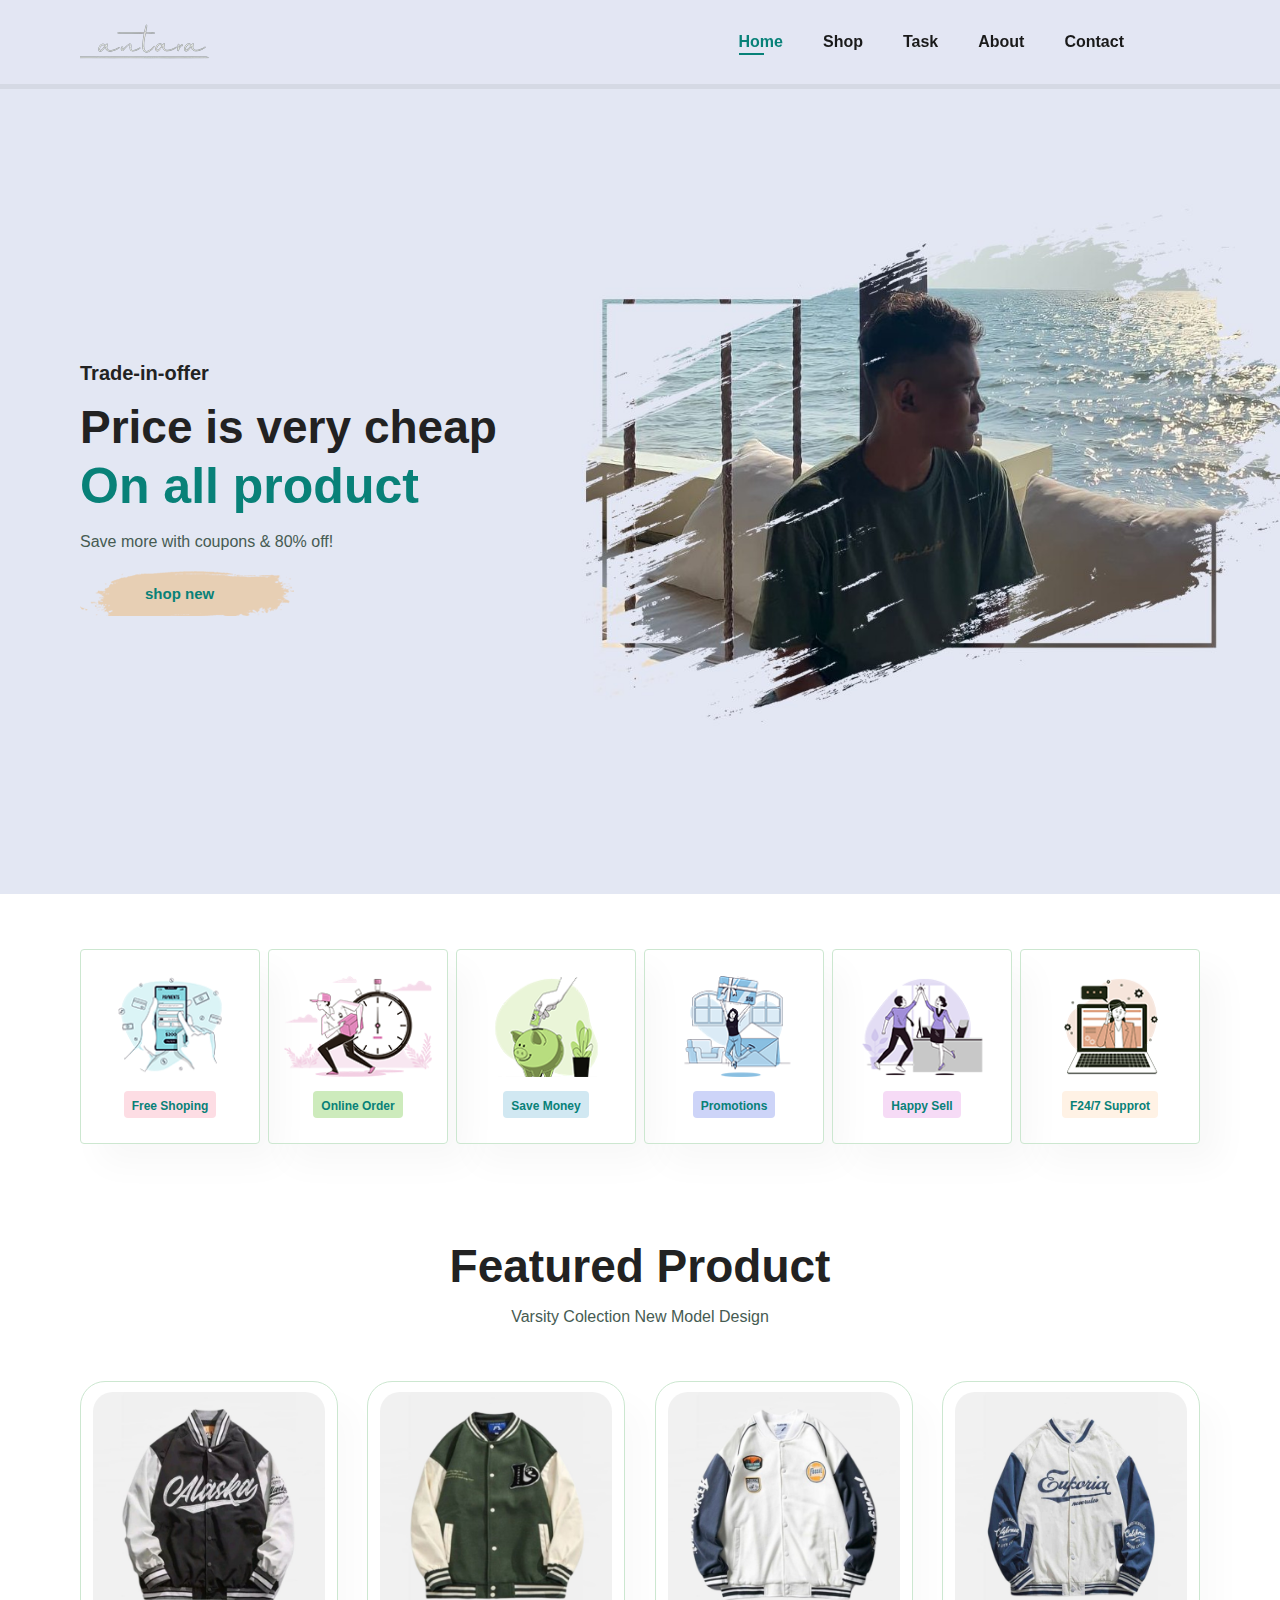
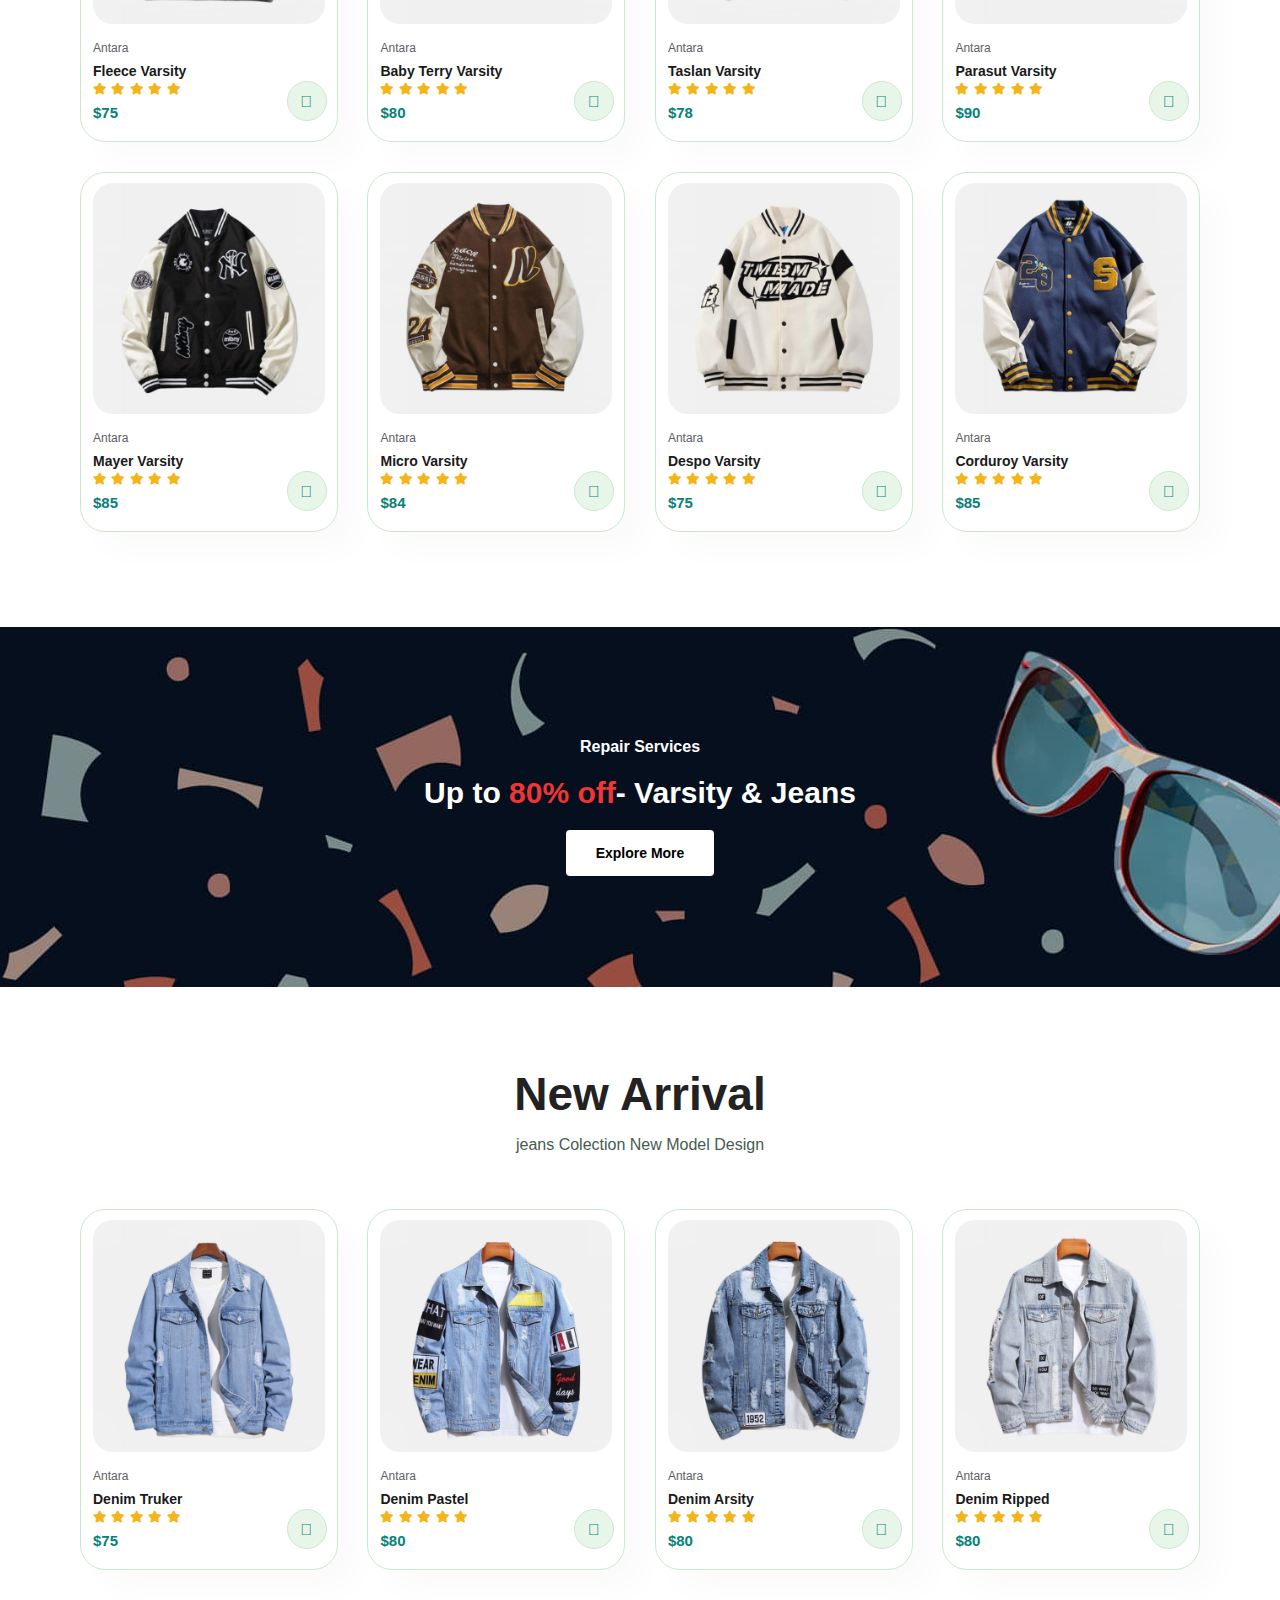
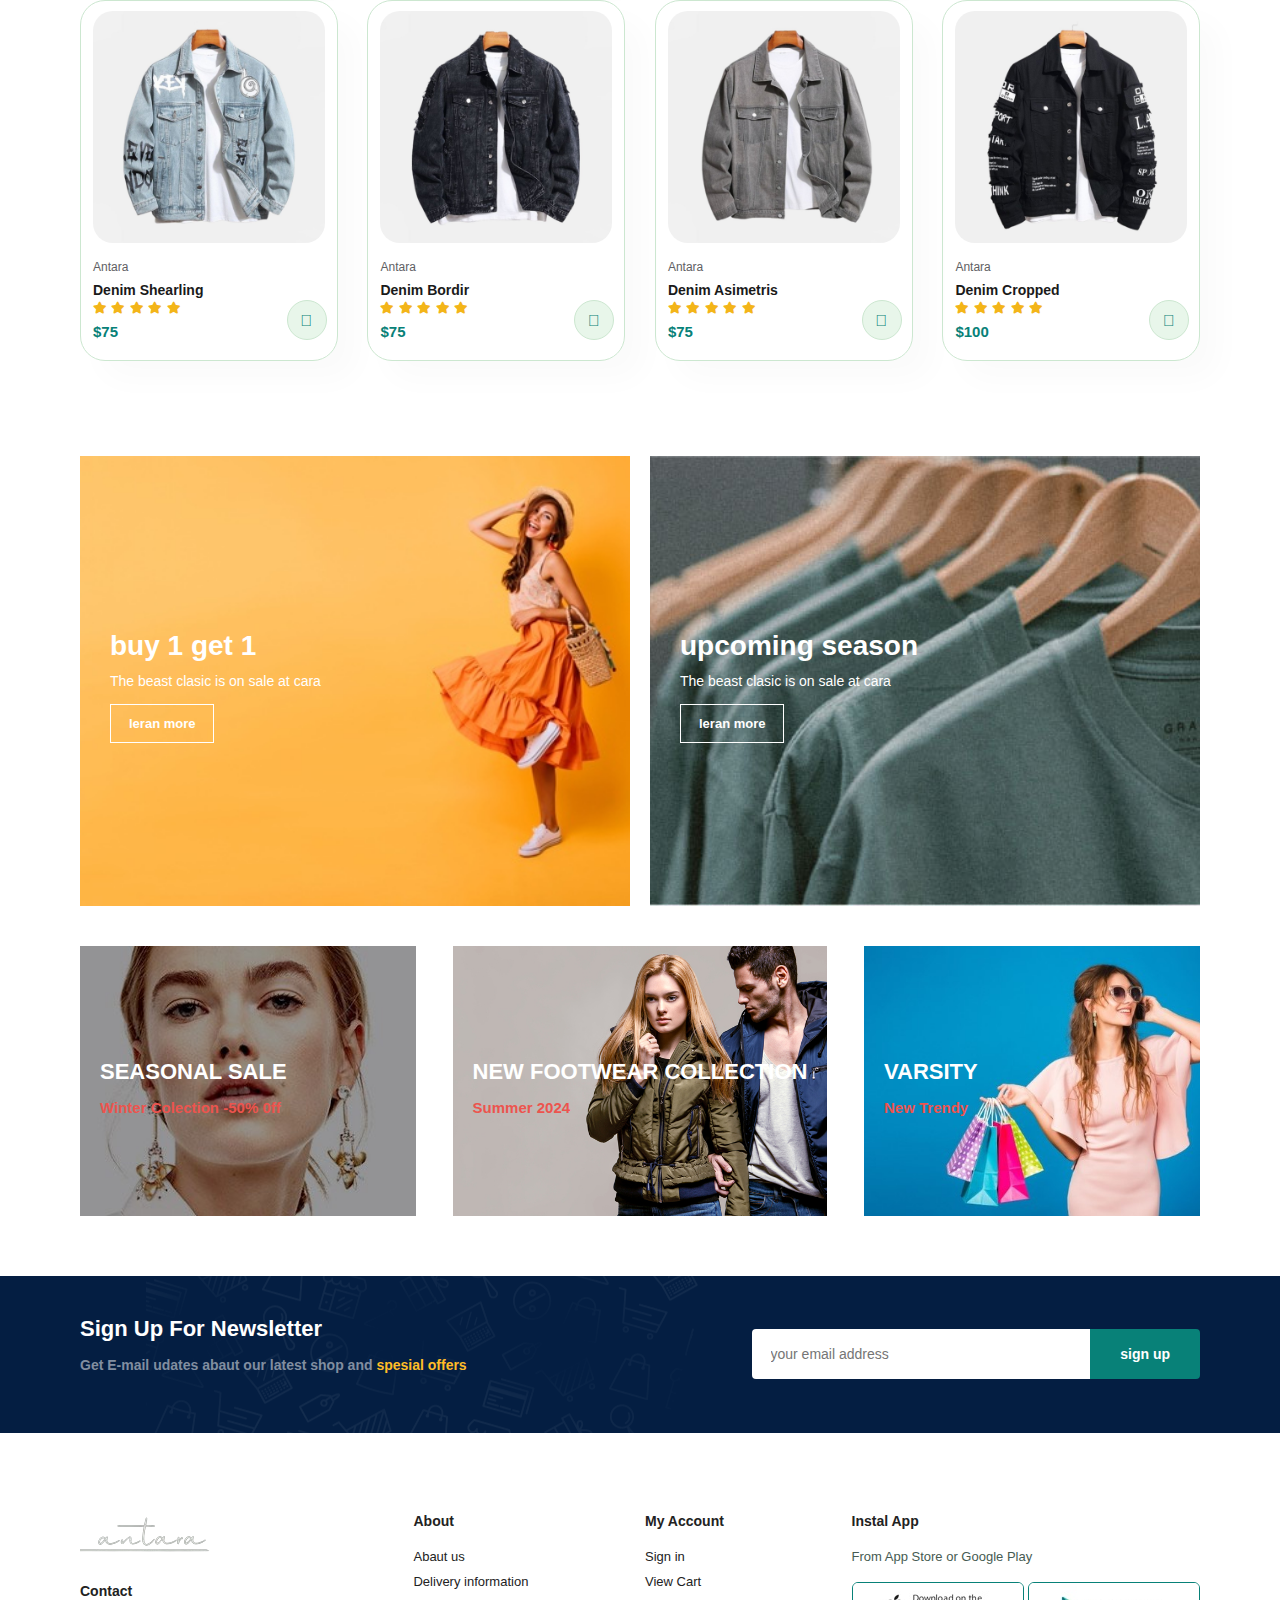
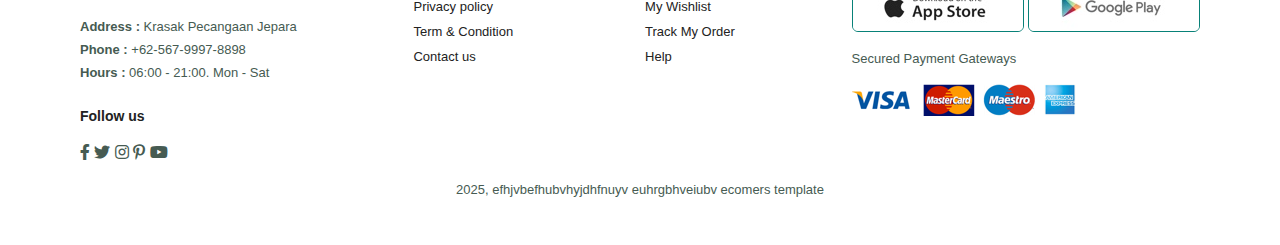
<file: index.html>
<!DOCTYPE html>
<html lang="en">
<head>
    <meta charset="UTF-8">
    <meta name="viewport" content="width=device-width, initial-scale=1.0">
    <title>Document</title>
    <link rel="stylesheet" href="https://pro.fontawesome.com/releases/v5.10.0/css/all.css"/>
    <link rel="stylesheet" href="style.css">
</head>


<body>

    <section id="header">
        <a href="#"><img src="img/logo.png" alt="logo"></a>
        <div>
            <ul id="navbar">
                <li><a class="active" href="index.html">Home</a></li>
                <li><a href="shop.html">Shop</a></li>
                <li><a href="blog.html">Task</a></li>
                <li><a href="about.html">About</a></li>
                <li><a href="contact.html">Contact</a></li>
                <li id="lg-bag"><a href="cart.html"><i class="far fa-shopping-bag"></i></a></li>
                <a href="#" id="close"><i class="far fa-times"></i></a>
            </ul>
        </div>
        <div id="mobile">
            <a href="cart.html"><i class="far fa-shopping-bag"></i></a>
            <i id="bar" class="fas fa-outdent"></i>            
        </div>
    </section>

    <section id="hero">
        <h4>Trade-in-offer</h4>
        <h2>Price is very cheap</h2>
        <h1>On all product</h1>
        <p>Save more with coupons & 80% off!</p>
        <button>shop new</button>
    </section>

    <section id="feature" class="section-p1">
        <div class="fe-box">
            <img src="img/feature/f1.png" alt="">
            <h6>Free Shoping</h6>
        </div>
        <div class="fe-box">
            <img src="img/feature/f2.png" alt="">
            <h6>Online Order</h6>
        </div>
        <div class="fe-box">
            <img src="img/feature/f3.png" alt="">
            <h6>Save Money</h6>
        </div>
        <div class="fe-box">
            <img src="img/feature/f4.png" alt="">
            <h6>Promotions</h6>
        </div>
        <div class="fe-box">
            <img src="img/feature/f5.png" alt="">
            <h6>Happy Sell</h6>
        </div>
        <div class="fe-box">
            <img src="img/feature/f6.png" alt="">
            <h6>F24/7 Supprot</h6>
        </div>
    </section>

    <section id="product1" class="section-p1">
        <h2>Featured Product</h2>
        <p>Varsity Colection New Model Design</p>
        <div class="pro-container">
            <div class="pro">
                <img src="img/products/product1.jpg" alt="">
                <div class="des">
                    <span>Antara</span>
                    <h5>Fleece Varsity</h5>
                    <div class="star">
                        <i class="fas fa-star"></i>
                        <i class="fas fa-star"></i>
                        <i class="fas fa-star"></i>
                        <i class="fas fa-star"></i>
                        <i class="fas fa-star"></i>
                    </div>
                    <h4>$75</h4>
                </div>
                <a href="#"><i class="fal fa-shopping-cart cart"></i></a>
            </div>
            <div class="pro">
                <img src="img/products/product2.jpg" alt="">
                <div class="des">
                    <span>Antara</span>
                    <h5>Baby Terry Varsity</h5>
                    <div class="star">
                        <i class="fas fa-star"></i>
                        <i class="fas fa-star"></i>
                        <i class="fas fa-star"></i>
                        <i class="fas fa-star"></i>
                        <i class="fas fa-star"></i>
                    </div>
                    <h4>$80</h4>
                </div>
                <a href="#"><i class="fal fa-shopping-cart cart"></i></a>
            </div>
            <div class="pro">
                <img src="img/products/product3.jpg" alt="">
                <div class="des">
                    <span>Antara</span>
                    <h5>Taslan Varsity</h5>
                    <div class="star">
                        <i class="fas fa-star"></i>
                        <i class="fas fa-star"></i>
                        <i class="fas fa-star"></i>
                        <i class="fas fa-star"></i>
                        <i class="fas fa-star"></i>
                    </div>
                    <h4>$78</h4>
                </div>
                <a href="#"><i class="fal fa-shopping-cart cart"></i></a>
            </div>
            <div class="pro">
                <img src="img/products/product5.jpg" alt="">
                <div class="des">
                    <span>Antara</span>
                    <h5>Parasut Varsity</h5>
                    <div class="star">
                        <i class="fas fa-star"></i>
                        <i class="fas fa-star"></i>
                        <i class="fas fa-star"></i>
                        <i class="fas fa-star"></i>
                        <i class="fas fa-star"></i>
                    </div>
                    <h4>$90</h4>
                </div>
                <a href="#"><i class="fal fa-shopping-cart cart"></i></a>
            </div>
            <div class="pro">
                <img src="img/products/product6.jpg" alt="">
                <div class="des">
                    <span>Antara</span>
                    <h5>Mayer Varsity</h5>
                    <div class="star">
                        <i class="fas fa-star"></i>
                        <i class="fas fa-star"></i>
                        <i class="fas fa-star"></i>
                        <i class="fas fa-star"></i>
                        <i class="fas fa-star"></i>
                    </div>
                    <h4>$85</h4>
                </div>
                <a href="#"><i class="fal fa-shopping-cart cart"></i></a>
            </div>
            <div class="pro">
                <img src="img/products/product4.jpg" alt="">
                <div class="des">
                    <span>Antara</span>
                    <h5>Micro Varsity</h5>
                    <div class="star">
                        <i class="fas fa-star"></i>
                        <i class="fas fa-star"></i>
                        <i class="fas fa-star"></i>
                        <i class="fas fa-star"></i>
                        <i class="fas fa-star"></i>
                    </div>
                    <h4>$84</h4>
                </div>
                <a href="#"><i class="fal fa-shopping-cart cart"></i></a>
            </div>
            <div class="pro">
                <img src="img/products/product9.jpg" alt="">
                <div class="des">
                    <span>Antara</span>
                    <h5>Despo Varsity</h5>
                    <div class="star">
                        <i class="fas fa-star"></i>
                        <i class="fas fa-star"></i>
                        <i class="fas fa-star"></i>
                        <i class="fas fa-star"></i>
                        <i class="fas fa-star"></i>
                    </div>
                    <h4>$75</h4>
                </div>
                <a href="#"><i class="fal fa-shopping-cart cart"></i></a>
            </div>
            <div class="pro">
                <img src="img/products/product7.jpg" alt="">
                <div class="des">
                    <span>Antara</span>
                    <h5>Corduroy Varsity</h5>
                    <div class="star">
                        <i class="fas fa-star"></i>
                        <i class="fas fa-star"></i>
                        <i class="fas fa-star"></i>
                        <i class="fas fa-star"></i>
                        <i class="fas fa-star"></i>
                    </div>
                    <h4>$85</h4>
                </div>
                <a href="#"><i class="fal fa-shopping-cart cart"></i></a>
            </div>
        </div>
    </section>

    <section id="banner" class="section-m1">
        <h4>Repair Services</h4>
        <h2>Up to <span>80% off</span>- Varsity & Jeans</h2>
        <button class="normal">Explore More</button>
    </section>

    <section id="product1" class="section-p1">
        <h2>New Arrival</h2>
        <p>jeans Colection New Model Design</p>
        <div class="pro-container">
            <div class="pro">
                <img src="img/products/product11.jpg" alt="">
                <div class="des">
                    <span>Antara</span>
                    <h5>Denim Truker</h5>
                    <div class="star">
                        <i class="fas fa-star"></i>
                        <i class="fas fa-star"></i>
                        <i class="fas fa-star"></i>
                        <i class="fas fa-star"></i>
                        <i class="fas fa-star"></i>
                    </div>
                    <h4>$75</h4>
                </div>
                <a href="#"><i class="fal fa-shopping-cart cart"></i></a>
            </div>
            <div class="pro">
                <img src="img/products/product12.jpg" alt="">
                <div class="des">
                    <span>Antara</span>
                    <h5>Denim Pastel</h5>
                    <div class="star">
                        <i class="fas fa-star"></i>
                        <i class="fas fa-star"></i>
                        <i class="fas fa-star"></i>
                        <i class="fas fa-star"></i>
                        <i class="fas fa-star"></i>
                    </div>
                    <h4>$80</h4>
                </div>
                <a href="#"><i class="fal fa-shopping-cart cart"></i></a>
            </div>
            <div class="pro">
                <img src="img/products/product13.jpg" alt="">
                <div class="des">
                    <span>Antara</span>
                    <h5>Denim Arsity</h5>
                    <div class="star">
                        <i class="fas fa-star"></i>
                        <i class="fas fa-star"></i>
                        <i class="fas fa-star"></i>
                        <i class="fas fa-star"></i>
                        <i class="fas fa-star"></i>
                    </div>
                    <h4>$80</h4>
                </div>
                <a href="#"><i class="fal fa-shopping-cart cart"></i></a>
            </div>
            <div class="pro">
                <img src="img/products/product14.jpg" alt="">
                <div class="des">
                    <span>Antara</span>
                    <h5>Denim Ripped</h5>
                    <div class="star">
                        <i class="fas fa-star"></i>
                        <i class="fas fa-star"></i>
                        <i class="fas fa-star"></i>
                        <i class="fas fa-star"></i>
                        <i class="fas fa-star"></i>
                    </div>
                    <h4>$80</h4>
                </div>
                <a href="#"><i class="fal fa-shopping-cart cart"></i></a>
            </div>
            <div class="pro">
                <img src="img/products/product15.jpg" alt="">
                <div class="des">
                    <span>Antara</span>
                    <h5>Denim Shearling</h5>
                    <div class="star">
                        <i class="fas fa-star"></i>
                        <i class="fas fa-star"></i>
                        <i class="fas fa-star"></i>
                        <i class="fas fa-star"></i>
                        <i class="fas fa-star"></i>
                    </div>
                    <h4>$75</h4>
                </div>
                <a href="#"><i class="fal fa-shopping-cart cart"></i></a>
            </div>
            <div class="pro">
                <img src="img/products/product16.jpg" alt="">
                <div class="des">
                    <span>Antara</span>
                    <h5>Denim Bordir</h5>
                    <div class="star">
                        <i class="fas fa-star"></i>
                        <i class="fas fa-star"></i>
                        <i class="fas fa-star"></i>
                        <i class="fas fa-star"></i>
                        <i class="fas fa-star"></i>
                    </div>
                    <h4>$75</h4>
                </div>
                <a href="#"><i class="fal fa-shopping-cart cart"></i></a>
            </div>
            <div class="pro">
                <img src="img/products/product17.jpg" alt="">
                <div class="des">
                    <span>Antara</span>
                    <h5>Denim Asimetris</h5>
                    <div class="star">
                        <i class="fas fa-star"></i>
                        <i class="fas fa-star"></i>
                        <i class="fas fa-star"></i>
                        <i class="fas fa-star"></i>
                        <i class="fas fa-star"></i>
                    </div>
                    <h4>$75</h4>
                </div>
                <a href="#"><i class="fal fa-shopping-cart cart"></i></a>
            </div>
            <div class="pro">
                <img src="img/products/product18.jpg" alt="">
                <div class="des">
                    <span>Antara</span>
                    <h5>Denim Cropped</h5>
                    <div class="star">
                        <i class="fas fa-star"></i>
                        <i class="fas fa-star"></i>
                        <i class="fas fa-star"></i>
                        <i class="fas fa-star"></i>
                        <i class="fas fa-star"></i>
                    </div>
                    <h4>$100</h4>
                </div>
                <a href="#"><i class="fal fa-shopping-cart cart"></i></a>
            </div>
        </div>
    </section>

    <section id="sm-banner" class="section-p1">
        <div class="banner-box">
            <h4></h4>
            <h2>buy 1 get 1</h2>
            <span>The beast clasic is on sale at cara</span>
            <button class="whit">leran more</button>
        </div>
        <div class="banner-box banner-box2">
            <h4></h4>
            <h2>upcoming season</h2>
            <span>The beast clasic is on sale at cara</span>
            <button class="whit">leran more</button>
        </div>
    </section>

    <section id="banner3">
        <div class="banner-box">
            <h2>SEASONAL SALE</h2>
            <h3>Winter Colection -50% 0ff</h3>
        </div>
        <div class="banner-box banner-box2">
            <h2>NEW FOOTWEAR COLLECTION</h2>
            <h3>Summer 2024</h3>
        </div>
        <div class="banner-box banner-box3">
            <h2>VARSITY</h2>
            <h3>New Trendy</h3>
        </div>
    </section>

    <section id="newsletter" class="section-p1 section-m1">
        <div class="newstext">
            <h4>Sign Up For Newsletter</h4>
            <p>Get E-mail udates abaut our latest shop and <span>spesial offers</span></p>
        </div>
        <div class="form">
            <input type="text" placeholder="your email address">
            <button class="normal">sign up</button>
        </div>
    </section>

    <footer class="section-p1">
        <div class="col">
            <img class="logo" src="img/logo.png" alt="logo">
            <h4>Contact</h4>
            <p><strong>Address :</strong> Krasak Pecangaan Jepara</p>
            <p><strong>Phone :</strong> +62-567-9997-8898 </p>
            <p><strong>Hours :</strong> 06:00 - 21:00. Mon - Sat</p>
            <div class="follow">
                <h4>Follow us</h4>
                <div class="icon">
                    <i class="fab fa-facebook-f"></i>
                    <i class="fab fa-twitter"></i>
                    <i class="fab fa-instagram"></i>
                    <i class="fab fa-pinterest-p"></i>
                    <i class="fab fa-youtube"></i>
                </div>
            </div>
        </div>
        <div class="col">
            <h4>About</h4>
            <a href="#">Abaut us</a>
            <a href="#">Delivery information</a>
            <a href="#">Privacy policy</a>
            <a href="#">Term & Condition</a>
            <a href="#">Contact us</a>
        </div>
        <div class="col">
            <h4>My Account</h4>
            <a href="#">Sign in</a>
            <a href="#">View Cart</a>
            <a href="#">My Wishlist</a>
            <a href="#">Track My Order</a>
            <a href="#">Help</a>
        </div>
        <div class="col instal">
            <h4>Instal App</h4>
            <p>From App Store or Google Play</p>
            <div class="row">
                <img src="img/Pay/app.jpg" alt="">
                <img src="img/Pay/play.jpg" alt="">
            </div>
            <p>Secured Payment Gateways</p>
            <img src="img/Pay/pay.png" alt="">
        </div>
        <div class="copyright">
            <p>2025, efhjvbefhubvhyjdhfnuyv euhrgbhveiubv ecomers template</p>
        </div>
    </footer>



    <script src="script.js"></script>
</body>
</html>
</file>
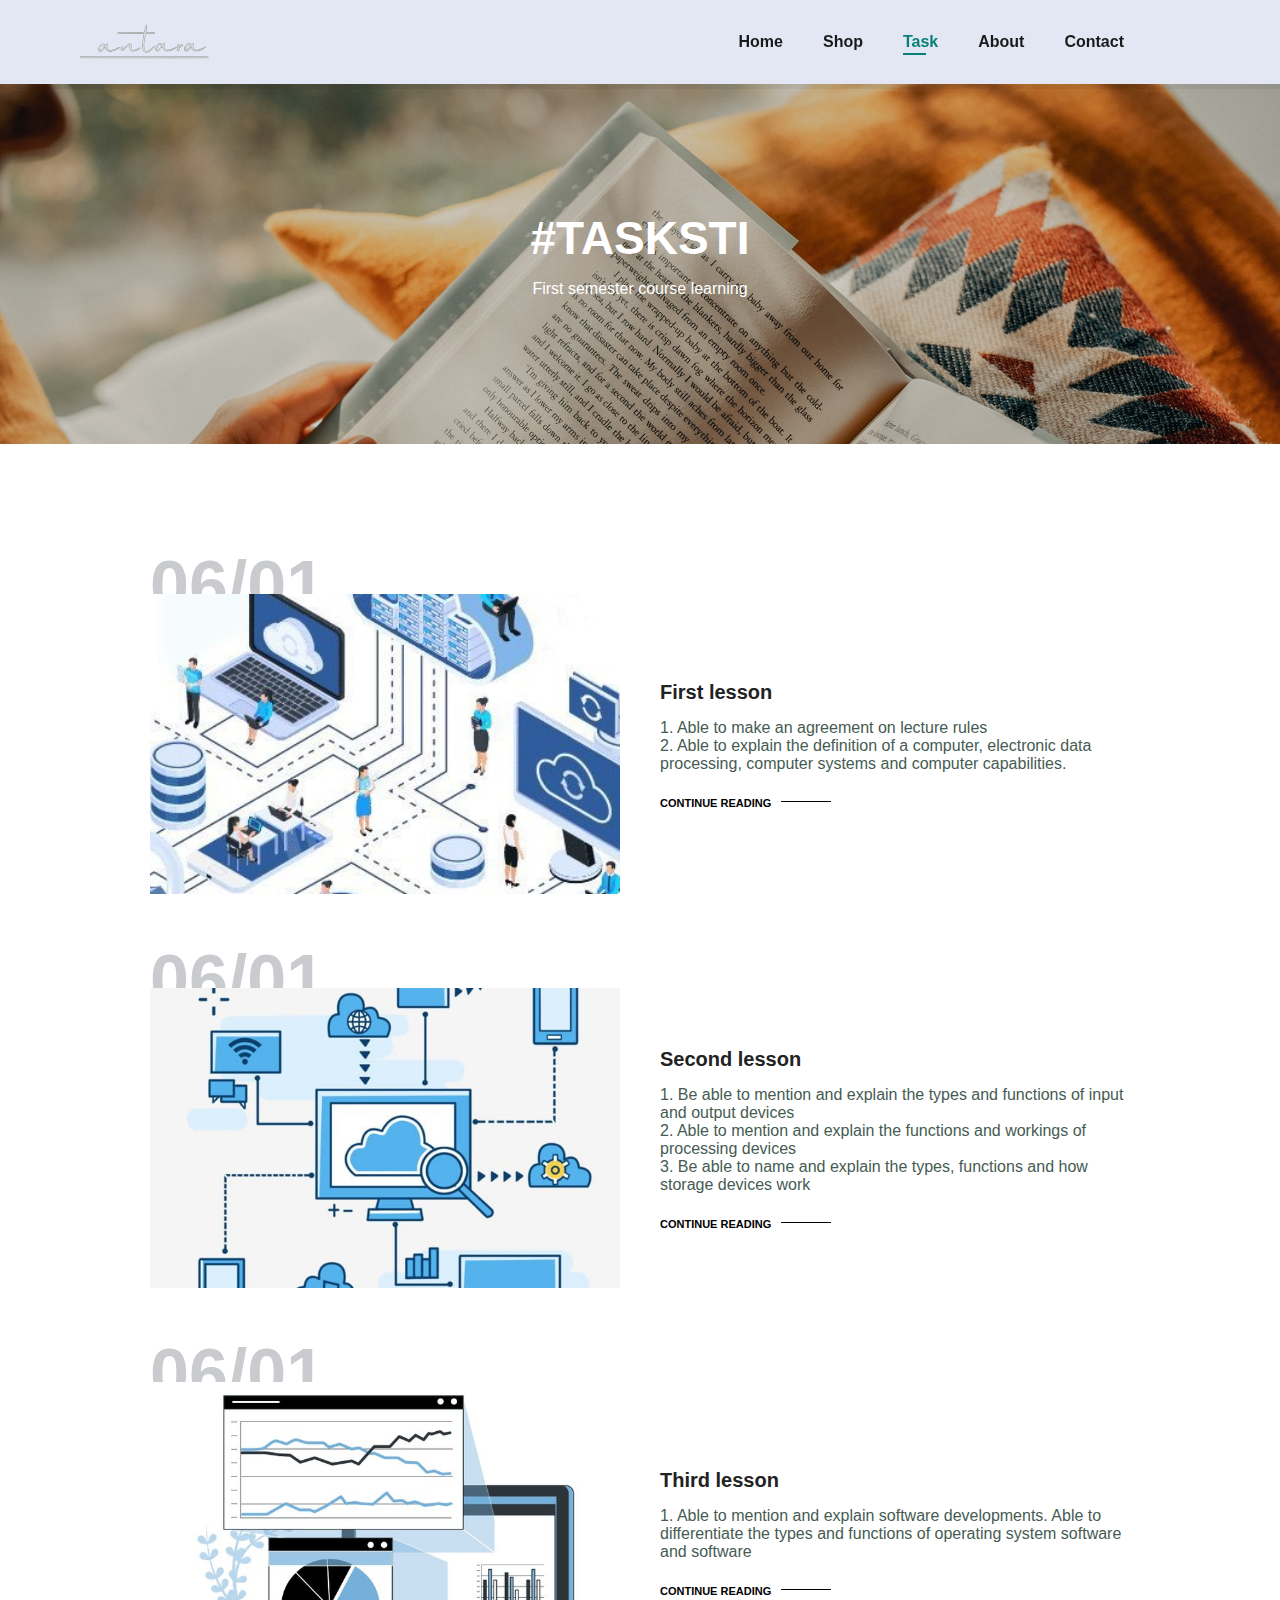
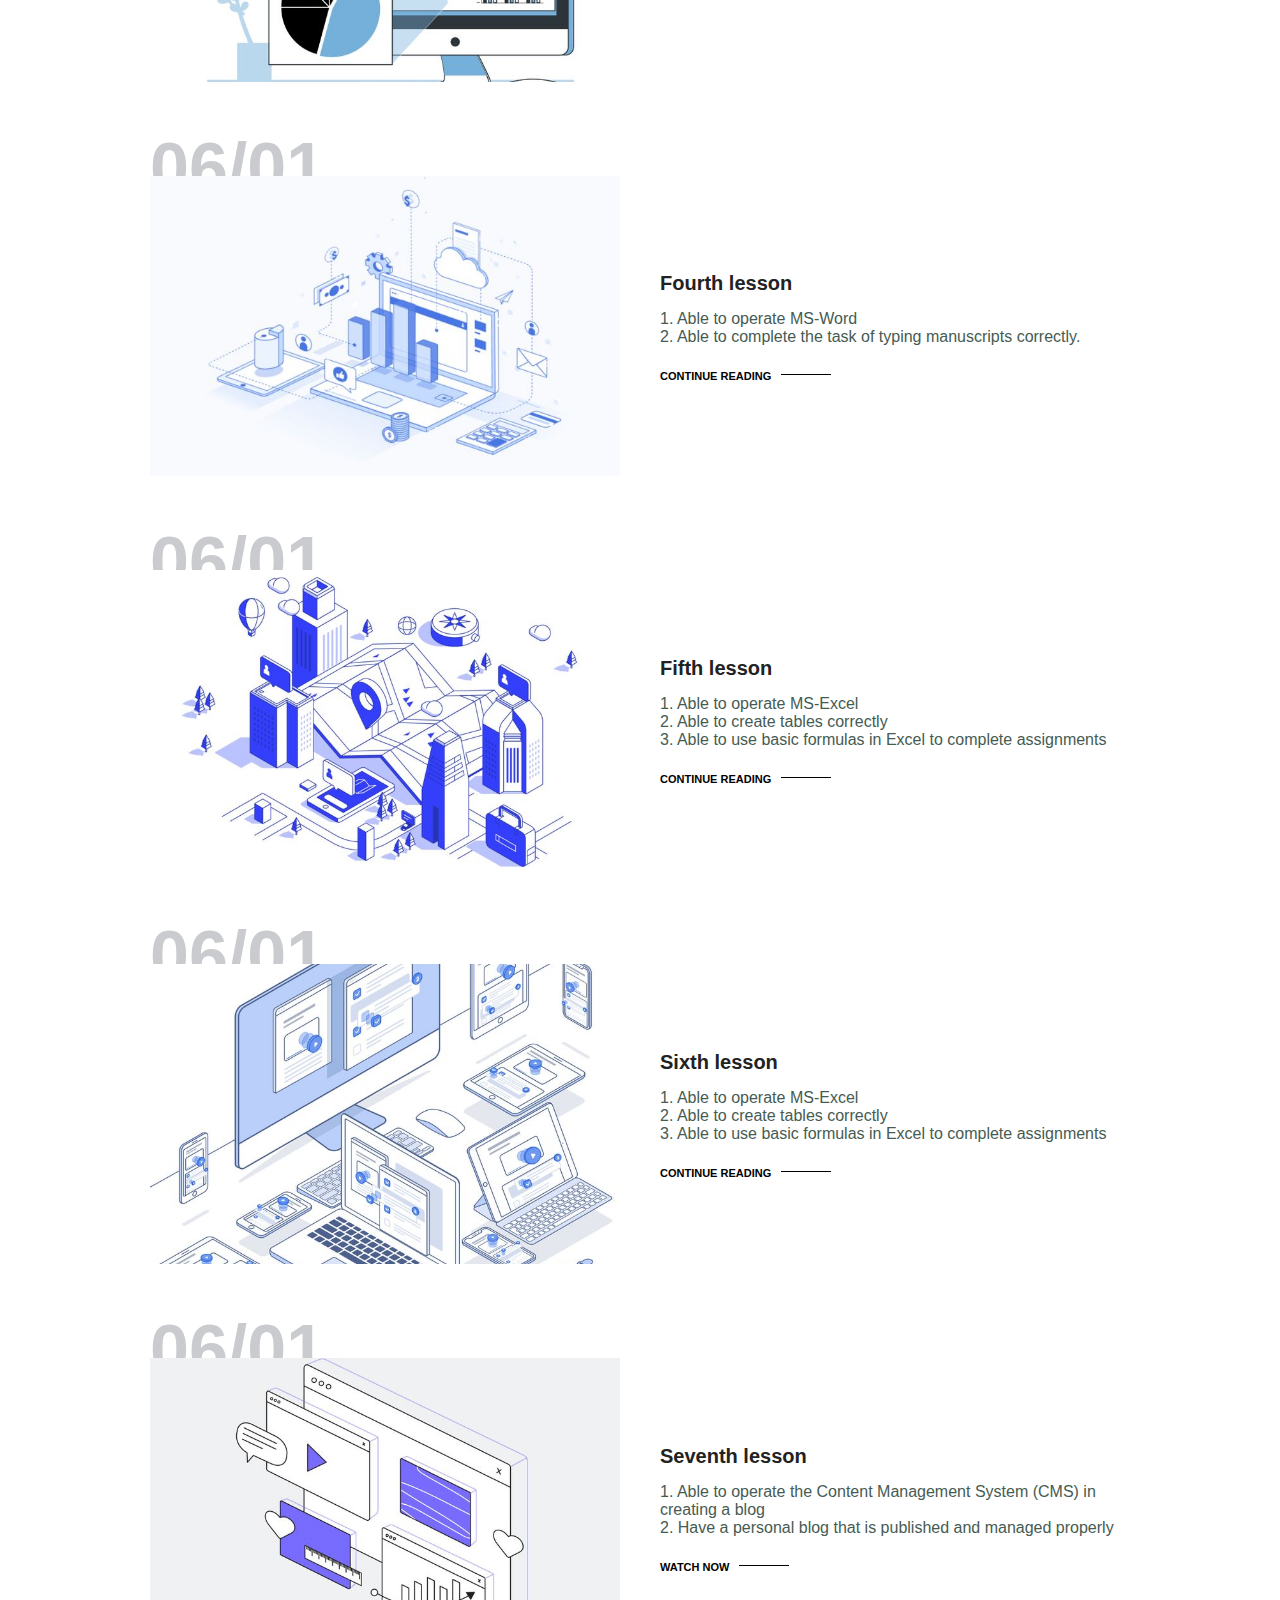
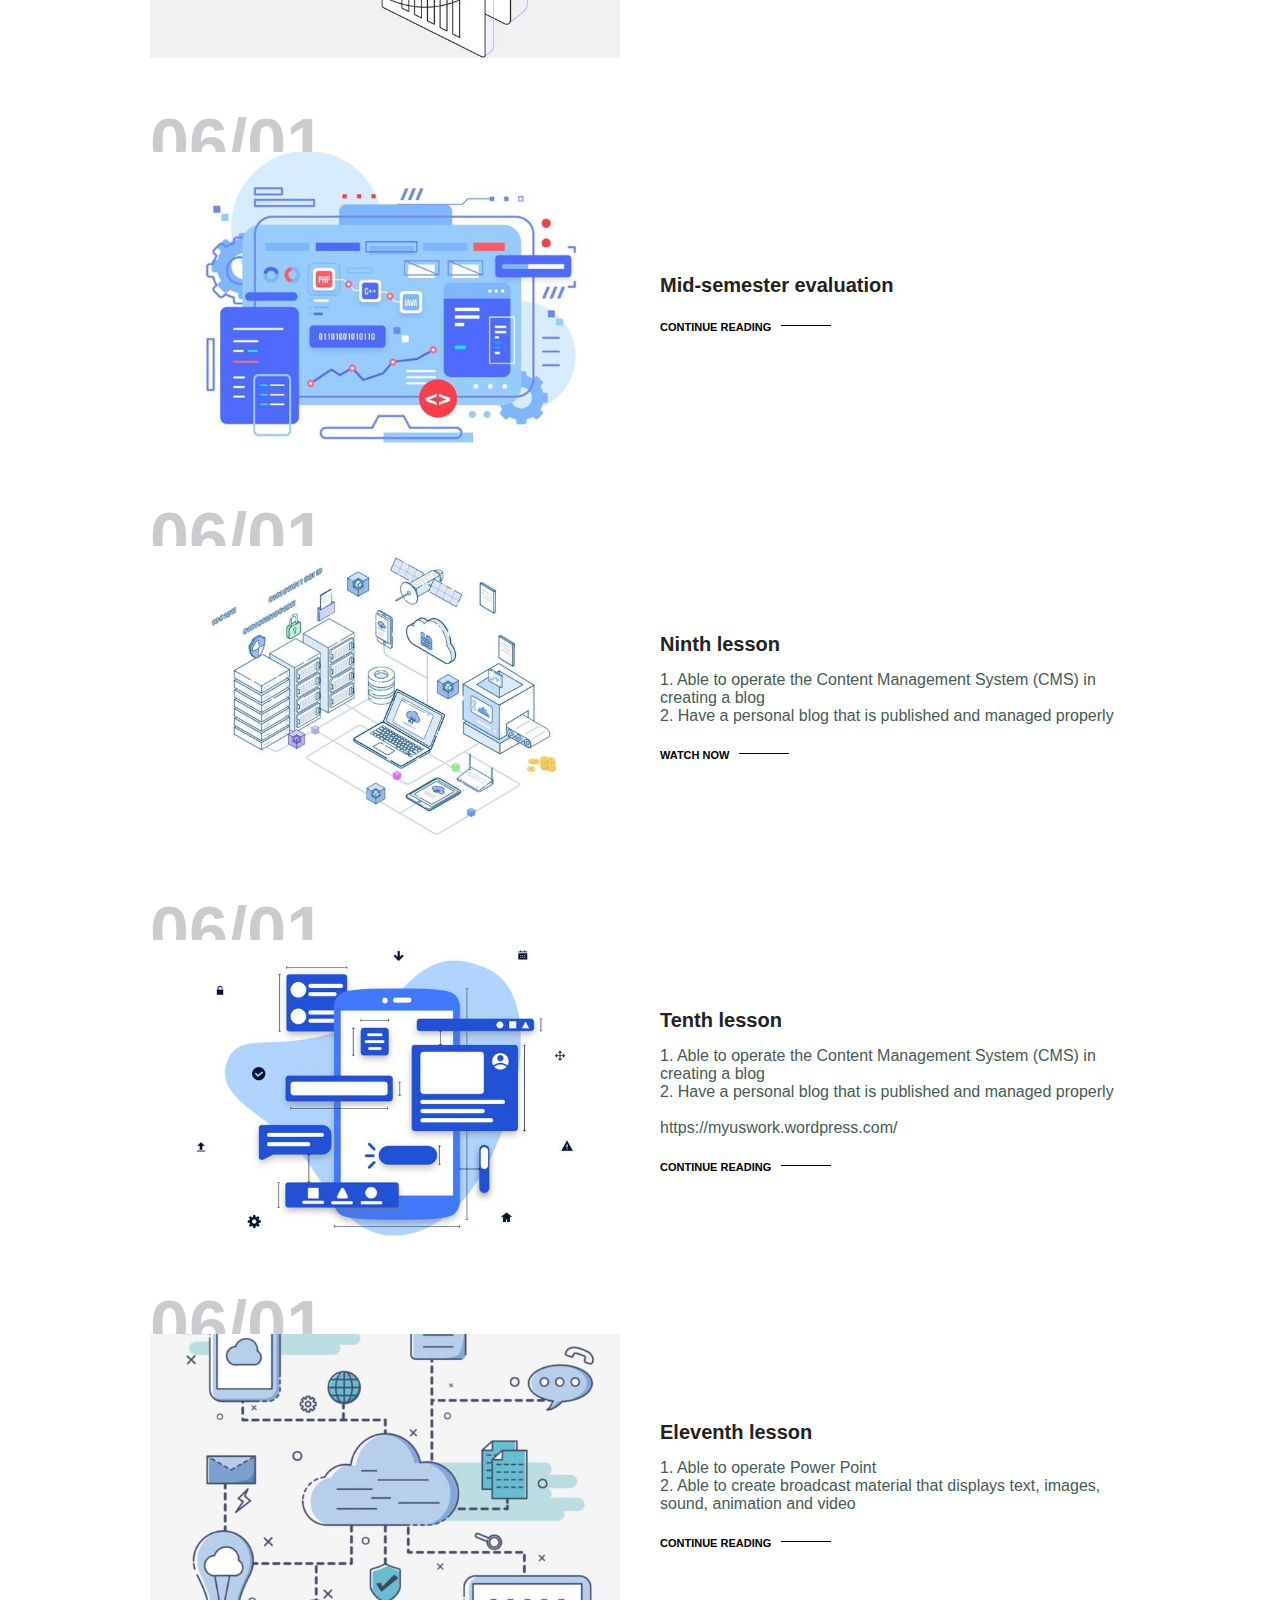
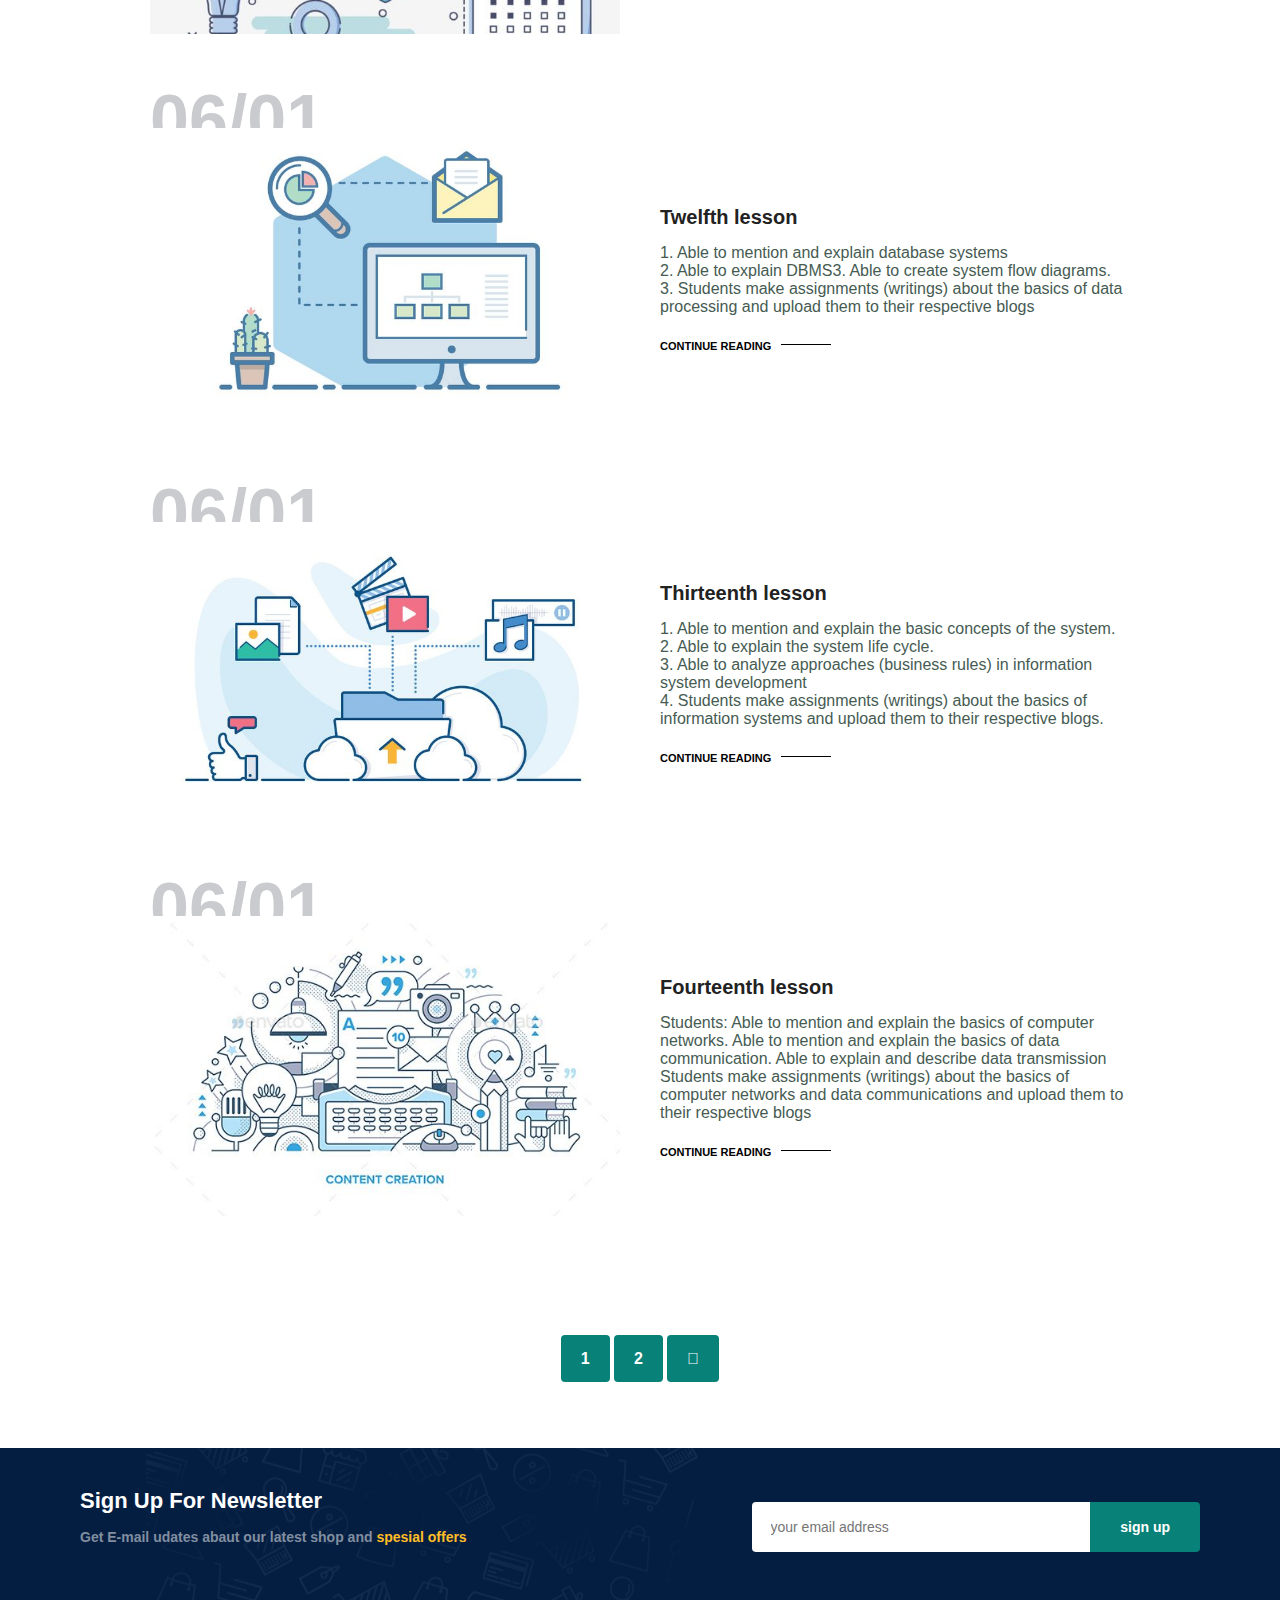
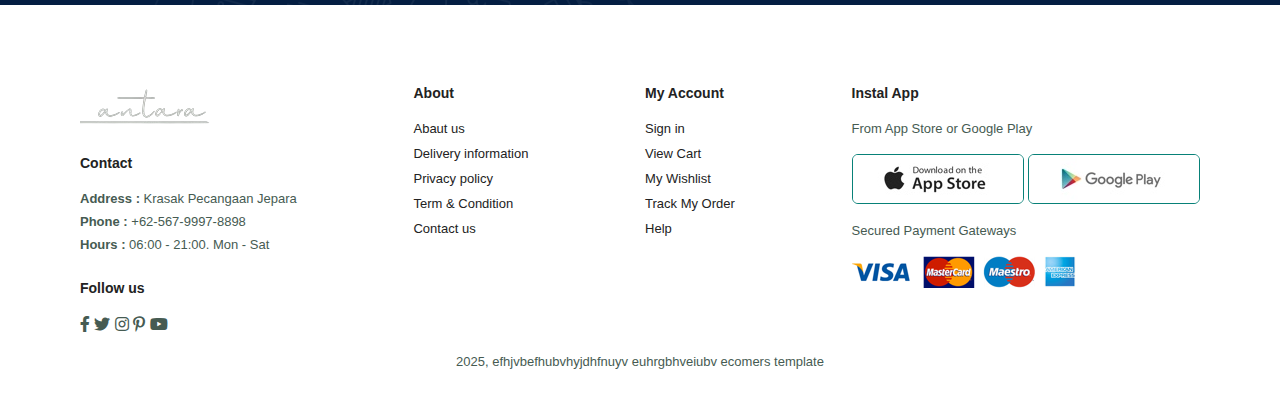
<file: blog.html>
<!DOCTYPE html>
<html lang="en">

<head>
    <meta charset="UTF-8">
    <meta name="viewport" content="width=device-width, initial-scale=1.0">
    <title>Document</title>
    <link rel="stylesheet" href="https://pro.fontawesome.com/releases/v5.10.0/css/all.css" />
    <link rel="stylesheet" href="style.css">
</head>


<body>

    <section id="header">
        <a href="#"><img src="img/logo.png" alt="logo"></a>
        <div>
            <ul id="navbar">
                <li><a href="index.html">Home</a></li>
                <li><a href="shop.html">Shop</a></li>
                <li><a class="active"  href="blog.html">Task</a></li>
                <li><a href="about.html">About</a></li>
                <li><a href="contact.html">Contact</a></li>
                <li id="lg-bag"><a href="cart.html"><i class="far fa-shopping-bag"></i></a></li>
                <a href="#" id="close"><i class="far fa-times"></i></a>
            </ul>
        </div>
        <div id="mobile">
            <a href="cart.html"><i class="far fa-shopping-bag"></i></a>
            <i id="bar" class="fas fa-outdent"></i>
        </div>
    </section>

    <section id="page-header" class="blog-header">
        <h2>#TASKSTI</h2>
        <p>First semester course learning</p>
    </section>

    <section id="blog">
        <div class="blog-box">
            <div class="blog-img">
                <img src="img/blog/1.jpeg" alt="">
            </div>
            <div class="blog-details">
                <h4>First lesson</h4>
                <p>1. Able to make an agreement on lecture rules <br> 2. Able to explain the definition of a computer, electronic data
                processing, computer systems and computer capabilities.</p>
                <a href="https://drive.google.com/drive/folders/1-qrgVk6PNUhptBqYMFlUOF4ymGCyviQ2">CONTINUE READING</a>
            </div>
            <h1>06/01</h1>
        </div>
        <div class="blog-box">
            <div class="blog-img">
                <img src="img/blog/2.jpeg" alt="">
            </div>
            <div class="blog-details">
                <h4>Second lesson</h4>
                <p>1. Be able to mention and explain the types and functions of input and output devices <br> 2. Able to mention and explain the
                functions and workings of processing devices <br> 3. Be able to name and explain the types, functions and how storage devices
                work</p>
                <a href="https://drive.google.com/drive/folders/1-6GDv8kDhpxuQm-fj8xYNWCGmuIUxomB">CONTINUE READING</a>
            </div>
            <h1>06/01</h1>
        </div>
        <div class="blog-box">
            <div class="blog-img">
                <img src="img/blog/3.jpeg" alt="">
            </div>
            <div class="blog-details">
                <h4>Third lesson</h4>
                <p>1. Able to mention and explain software developments. Able to differentiate the types and functions of operating system
                software and software</p>
                <a href="https://drive.google.com/drive/folders/1-A4AWP4xrH1inKbmsngEF8VgvY0JAoOC">CONTINUE READING</a>
            </div>
            <h1>06/01</h1>
        </div>
        <div class="blog-box">
            <div class="blog-img">
                <img src="img/blog/4.jpeg" alt="">
            </div>
            <div class="blog-details">
                <h4>Fourth lesson</h4>
                <p>1. Able to operate MS-Word <br> 2. Able to complete the task of typing manuscripts correctly.</p>
                <a href="https://drive.google.com/drive/folders/1-GL4BqXctxaR_Pj8Pdki0mfxSNqiMp9x">CONTINUE READING</a>
            </div>
            <h1>06/01</h1>
        </div>
        <div class="blog-box">
            <div class="blog-img">
                <img src="img/blog/5.jpeg" alt="">
            </div>
            <div class="blog-details">
                <h4>Fifth lesson</h4>
                <p>1. Able to operate MS-Excel <br> 2. Able to create tables correctly <br> 3. Able to use basic formulas in Excel to complete
                assignments</p>
                <a href="https://drive.google.com/drive/folders/1-Qe99LAZ95QttBpjU5rY5V7OxLVJ8RO4">CONTINUE READING</a>
            </div>
            <h1>06/01</h1>
        </div>
        <div class="blog-box">
            <div class="blog-img">
                <img src="img/blog/6.jpeg" alt="">
            </div>
            <div class="blog-details">
                <h4>Sixth lesson</h4>
                <p>1. Able to operate MS-Excel <br> 2. Able to create tables correctly <br> 3. Able to use basic formulas in Excel to
                complete assignments</p>
                <a href="https://drive.google.com/drive/folders/1-_XQOu6aTF-OFFoKvoP20Ok6pGQbXPGx">CONTINUE READING</a>
            </div>
            <h1>06/01</h1>
        </div>
        <div class="blog-box">
            <div class="blog-img">
                <img src="img/blog/7.jpeg" alt="">
            </div>
            <div class="blog-details">
                <h4>Seventh lesson</h4>
                <p>1. Able to operate the Content Management System (CMS) in creating a blog <br> 2. Have a personal blog that is published and managed properly</p>
                <a href="https://youtu.be/MCVkMmYL-aY?si=bvqmAXp-uYW3vAuB">WATCH NOW</a>
            </div>
            <h1>06/01</h1>
        </div>
        <div class="blog-box">
            <div class="blog-img">
                <img src="img/blog/8.jpeg" alt="">
            </div>
            <div class="blog-details">
                <h4>Mid-semester evaluation</h4>
                <p></p>
                <a href="https://muhamadyunus18.github.io/ngopimasehhh/">CONTINUE READING</a>
            </div>
            <h1>06/01</h1>
        </div>
        <div class="blog-box">
            <div class="blog-img">
                <img src="img/blog/9.jpeg" alt="">
            </div>
            <div class="blog-details">
                <h4>Ninth lesson</h4>
                <p>1. Able to operate the Content Management System (CMS) in creating a blog <br> 2. Have a personal blog that is published and
                managed properly</p>
                <a href="https://youtu.be/W_h7z42GQ08?si=gqx6HCsfZhLqvc-_">WATCH NOW</a>
            </div>
            <h1>06/01</h1>
        </div>
        <div class="blog-box">
            <div class="blog-img">
                <img src="img/blog/10.jpeg" alt="">
            </div>
            <div class="blog-details">
                <h4>Tenth lesson</h4>
                <p>1. Able to operate the Content Management System (CMS) in creating a blog <br> 2. Have a personal blog that is published and
                managed properly <br><br> https://myuswork.wordpress.com/</p>
                <a href="https://qwords.com/blog/cara-membuat-wordpress-untuk-pemula/">CONTINUE READING</a>
            </div>
            <h1>06/01</h1>
        </div>
        <div class="blog-box">
            <div class="blog-img">
                <img src="img/blog/11.jpeg" alt="">
            </div>
            <div class="blog-details">
                <h4>Eleventh lesson</h4>
                <p>1. Able to operate Power Point <br> 2. Able to create broadcast material that displays text, images, sound, animation and video </p>
                <a href="https://id.freepikcompany.com/v2/log-in?client_id=wepik&lang=en">CONTINUE READING</a>
            </div>
            <h1>06/01</h1>
        </div>
        <div class="blog-box">
            <div class="blog-img">
                <img src="img/blog/12.jpeg" alt="">
            </div>
            <div class="blog-details">
                <h4>Twelfth lesson</h4>
                <p>1. Able to mention and explain database systems <br> 2. Able to explain DBMS3. Able to create system flow diagrams. <br>3.
                Students make assignments (writings) about the basics of data processing and upload them to their respective blogs</p>
                <a href="https://www.dewaweb.com/blog/contoh-database-terpopuler/#2_MySQL">CONTINUE READING</a>
            </div>
            <h1>06/01</h1>
        </div>
        <div class="blog-box">
            <div class="blog-img">
                <img src="img/blog/13.jpeg" alt="">
            </div>
            <div class="blog-details">
                <h4>Thirteenth lesson</h4>
                <p>1. Able to mention and explain the basic concepts of the system. <br> 2. Able to explain the system life cycle. <br> 3. Able to
                analyze approaches (business rules) in information system development <br> 4. Students make assignments (writings) about the
                basics of information systems and upload them to their respective blogs.</p>
                <a href="https://drive.google.com/drive/folders/1-rFvVCzVl4QDF5Je6SjG7yRo_iqCw7Fo">CONTINUE READING</a>
            </div>
            <h1>06/01</h1>
        </div>
        <div class="blog-box">
            <div class="blog-img">
                <img src="img/blog/14.jpeg" alt="">
            </div>
            <div class="blog-details">
                <h4>Fourteenth lesson</h4>
                <p>Students: Able to mention and explain the basics of computer networks. Able to mention and explain the basics of data
                communication. Able to explain and describe data transmission Students make assignments (writings) about the basics of
                computer networks and data communications and upload them to their respective blogs</p>
                <a href="https://www.slideshare.net/rakhkha/komunikasi-dan-jaringan-komputer-125422189">CONTINUE READING</a>
            </div>
            <h1>06/01</h1>
        </div>
    </section>

    <section id="pagination" class="section-p1">
        <a href="#">1</a>
        <a href="#">2</a>
        <a href="#"><i class="fal fa-long-arrow-alt-right"></i></a>
    </section>

    <section id="newsletter" class="section-p1 section-m1">
        <div class="newstext">
            <h4>Sign Up For Newsletter</h4>
            <p>Get E-mail udates abaut our latest shop and <span>spesial offers</span></p>
        </div>
        <div class="form">
            <input type="text" placeholder="your email address">
            <button class="normal">sign up</button>
        </div>
    </section>

    <footer class="section-p1">
        <div class="col">
            <img class="logo" src="img/logo.png" alt="logo">
            <h4>Contact</h4>
            <p><strong>Address :</strong> Krasak Pecangaan Jepara</p>
            <p><strong>Phone :</strong> +62-567-9997-8898 </p>
            <p><strong>Hours :</strong> 06:00 - 21:00. Mon - Sat</p>
            <div class="follow">
                <h4>Follow us</h4>
                <div class="icon">
                    <i class="fab fa-facebook-f"></i>
                    <i class="fab fa-twitter"></i>
                    <i class="fab fa-instagram"></i>
                    <i class="fab fa-pinterest-p"></i>
                    <i class="fab fa-youtube"></i>
                </div>
            </div>
        </div>
        <div class="col">
            <h4>About</h4>
            <a href="#">Abaut us</a>
            <a href="#">Delivery information</a>
            <a href="#">Privacy policy</a>
            <a href="#">Term & Condition</a>
            <a href="#">Contact us</a>
        </div>
        <div class="col">
            <h4>My Account</h4>
            <a href="#">Sign in</a>
            <a href="#">View Cart</a>
            <a href="#">My Wishlist</a>
            <a href="#">Track My Order</a>
            <a href="#">Help</a>
        </div>
        <div class="col instal">
            <h4>Instal App</h4>
            <p>From App Store or Google Play</p>
            <div class="row">
                <img src="img/Pay/app.jpg" alt="">
                <img src="img/Pay/play.jpg" alt="">
            </div>
            <p>Secured Payment Gateways</p>
            <img src="img/Pay/pay.png" alt="">
        </div>
        <div class="copyright">
            <p>2025, efhjvbefhubvhyjdhfnuyv euhrgbhveiubv ecomers template</p>
        </div>
    </footer>



    <script src="script.js"></script>
</body>

</html>
</file>
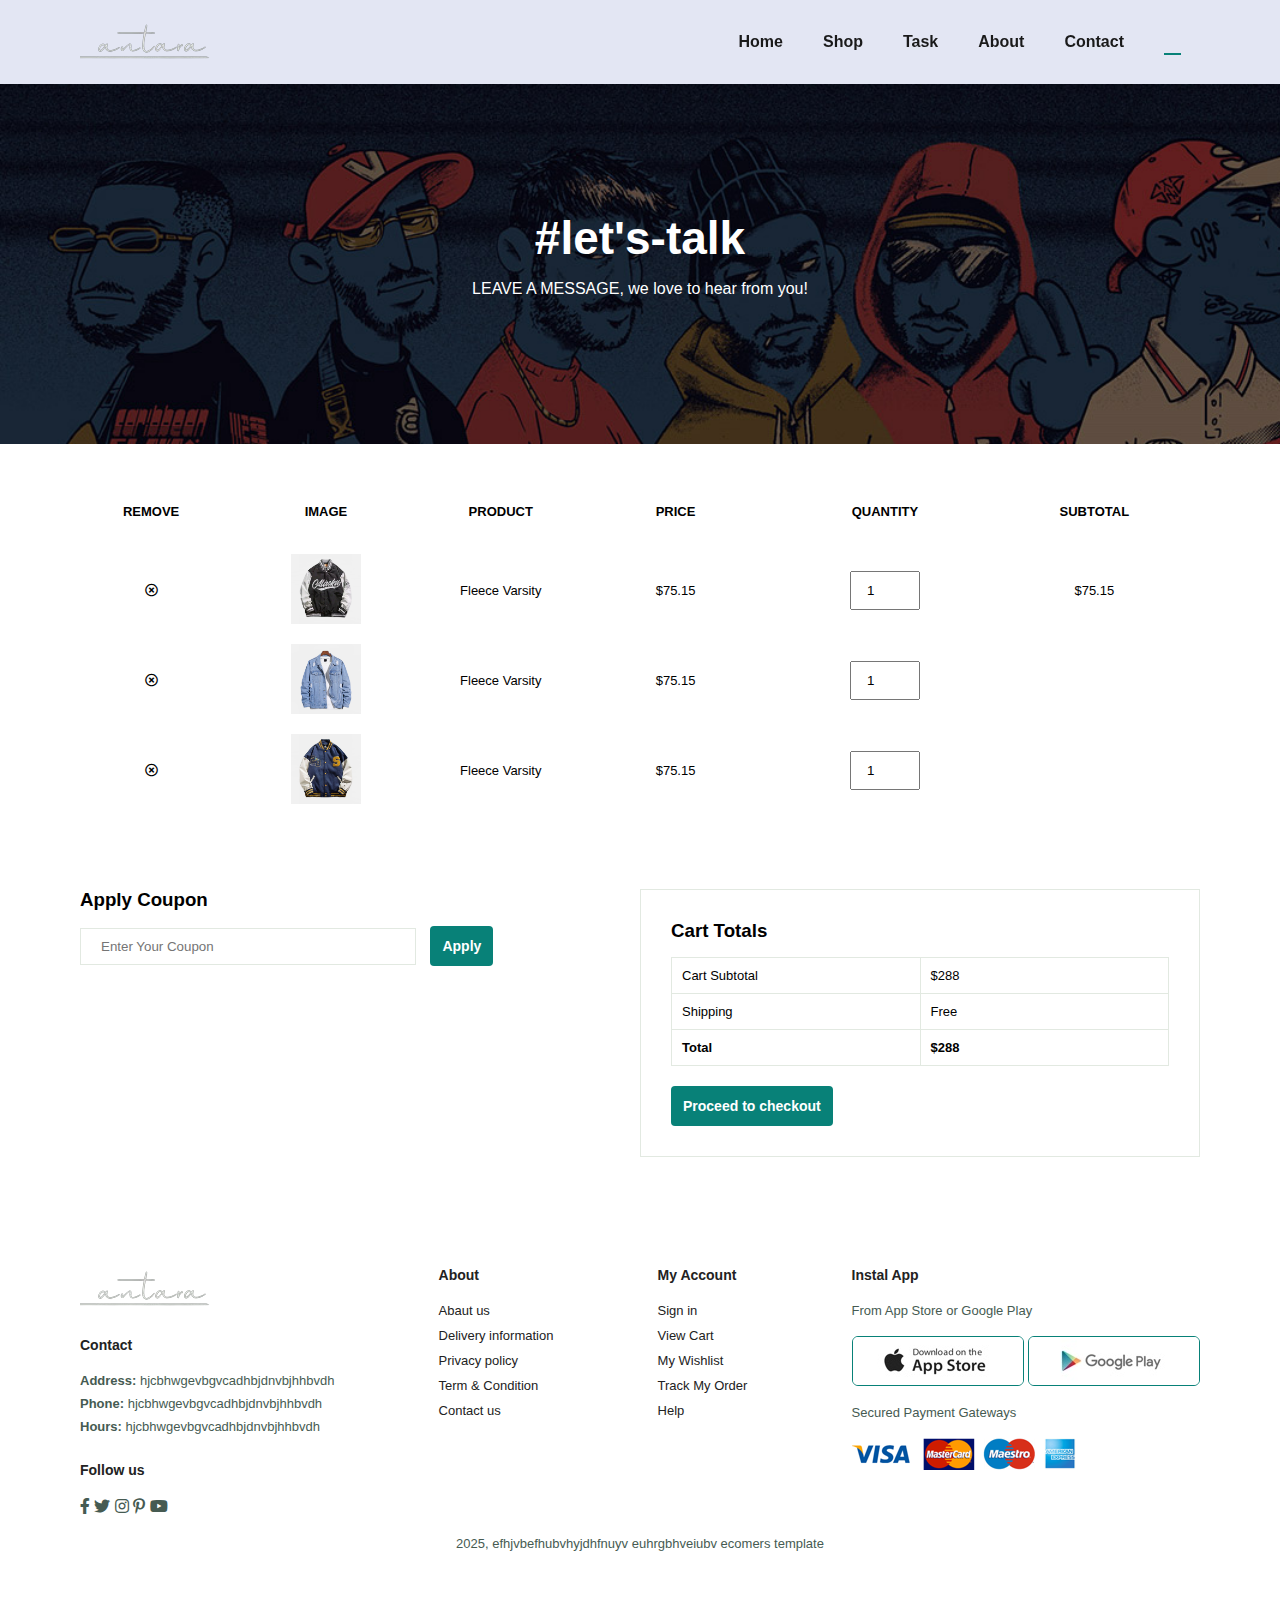
<file: cart.html>
<!DOCTYPE html>
<html lang="en">

<head>
    <meta charset="UTF-8">
    <meta name="viewport" content="width=device-width, initial-scale=1.0">
    <title>Document</title>
    <link rel="stylesheet" href="https://pro.fontawesome.com/releases/v5.10.0/css/all.css" />
    <link rel="stylesheet" href="style.css">
</head>


<body>

    <section id="header">
        <a href="#"><img src="img/logo.png" alt="logo"></a>
        <div>
            <ul id="navbar">
                <li><a href="index.html">Home</a></li>
                <li><a href="shop.html">Shop</a></li>
                <li><a href="blog.html">Task</a></li>
                <li><a href="about.html">About</a></li>
                <li><a href="contact.html">Contact</a></li>
                <li id="lg-bag"><a class="active" href="cart.html"><i class="far fa-shopping-bag"></i></a></li>
                <a href="#" id="close"><i class="far fa-times"></i></a>
            </ul>
        </div>
        <div id="mobile">
            <a href="cart.html"><i class="far fa-shopping-bag"></i></a>
            <i id="bar" class="fas fa-outdent"></i>
        </div>
    </section>

    <section id="page-header" class="about-header">
        <h2>#let's-talk</h2>
        <p>LEAVE A MESSAGE, we love to hear from you!</p>
    </section>

    <section id="cart" class="section-p1">
        <table width="100%"> 
            <thead class="b">
                <tr>
                    <td>Remove</td>
                    <td>Image</td>
                    <td>Product</td>
                    <td>Price</td>                    
                    <td>Quantity</td>                    
                    <td>Subtotal</td>                    
                </tr>    
            </thead>
            <tbody>
                <tr>
                    <td><i class="far fa-times-circle"></i><a href="#"></a></td>
                    <td><img src="img/products/product1.jpg" alt=""></td>
                    <td>Fleece Varsity</td>
                    <td>$75.15</td>
                    <td><input type="number" value="1"></td>
                    <td>$75.15</td>
                </tr>
                <tr>
                    <td><i class="far fa-times-circle"></i><a href="#"></a></td>
                    <td><img src="img/products/product11.jpg" alt=""></td>
                    <td>Fleece Varsity</td>
                    <td>$75.15</td>
                    <td><input type="number" value="1"></td>
                    <td></td>
                </tr>
                <tr>
                    <td><i class="far fa-times-circle"></i><a href="#"></a></td>
                    <td><img src="img/products/product7.jpg" alt=""></td>
                    <td>Fleece Varsity</td>
                    <td>$75.15</td>
                    <td><input type="number" value="1"></td>
                    <td></td>
                </tr>
            </tbody>
        </table>
    </section>

    <section id="cart-add" class="section-p1">
        <div id="coupon">
            <h3>Apply Coupon</h3>
            <div>
                <input type="text" placeholder="Enter Your Coupon">
                <button class="normal">Apply</button>
            </div>
        </div>

        <div id="subtotal">
            <h3>Cart Totals</h3>
            <table>
                <tr>
                    <td>Cart Subtotal</td>
                    <td>$288</td>
                </tr>
                <tr>
                    <td>Shipping</td>
                    <td>Free</td>
                </tr>
                <tr>
                    <td><strong>Total</strong></td>
                    <td><strong>$288</strong></td>
                </tr>
            </table>
            <button class="normal">Proceed to checkout</button>
        </div>
    </section>

    <footer class="section-p1">
        <div class="col">
            <img class="logo" src="img/logo.png" alt="logo">
            <h4>Contact</h4>
            <p><strong>Address:</strong> hjcbhwgevbgvcadhbjdnvbjhhbvdh</p>
            <p><strong>Phone:</strong> hjcbhwgevbgvcadhbjdnvbjhhbvdh</p>
            <p><strong>Hours:</strong> hjcbhwgevbgvcadhbjdnvbjhhbvdh</p>
            <div class="follow">
                <h4>Follow us</h4>
                <div class="icon">
                    <i class="fab fa-facebook-f"></i>
                    <i class="fab fa-twitter"></i>
                    <i class="fab fa-instagram"></i>
                    <i class="fab fa-pinterest-p"></i>
                    <i class="fab fa-youtube"></i>
                </div>
            </div>
        </div>
        <div class="col">
            <h4>About</h4>
            <a href="#">Abaut us</a>
            <a href="#">Delivery information</a>
            <a href="#">Privacy policy</a>
            <a href="#">Term & Condition</a>
            <a href="#">Contact us</a>
        </div>
        <div class="col">
            <h4>My Account</h4>
            <a href="#">Sign in</a>
            <a href="#">View Cart</a>
            <a href="#">My Wishlist</a>
            <a href="#">Track My Order</a>
            <a href="#">Help</a>
        </div>
        <div class="col instal">
            <h4>Instal App</h4>
            <p>From App Store or Google Play</p>
            <div class="row">
                <img src="img/Pay/app.jpg" alt="">
                <img src="img/Pay/play.jpg" alt="">
            </div>
            <p>Secured Payment Gateways</p>
            <img src="img/Pay/pay.png" alt="">
        </div>
        <div class="copyright">
            <p>2025, efhjvbefhubvhyjdhfnuyv euhrgbhveiubv ecomers template</p>
        </div>
    </footer>



    <script src="script.js"></script>
</body>

</html>
</file>
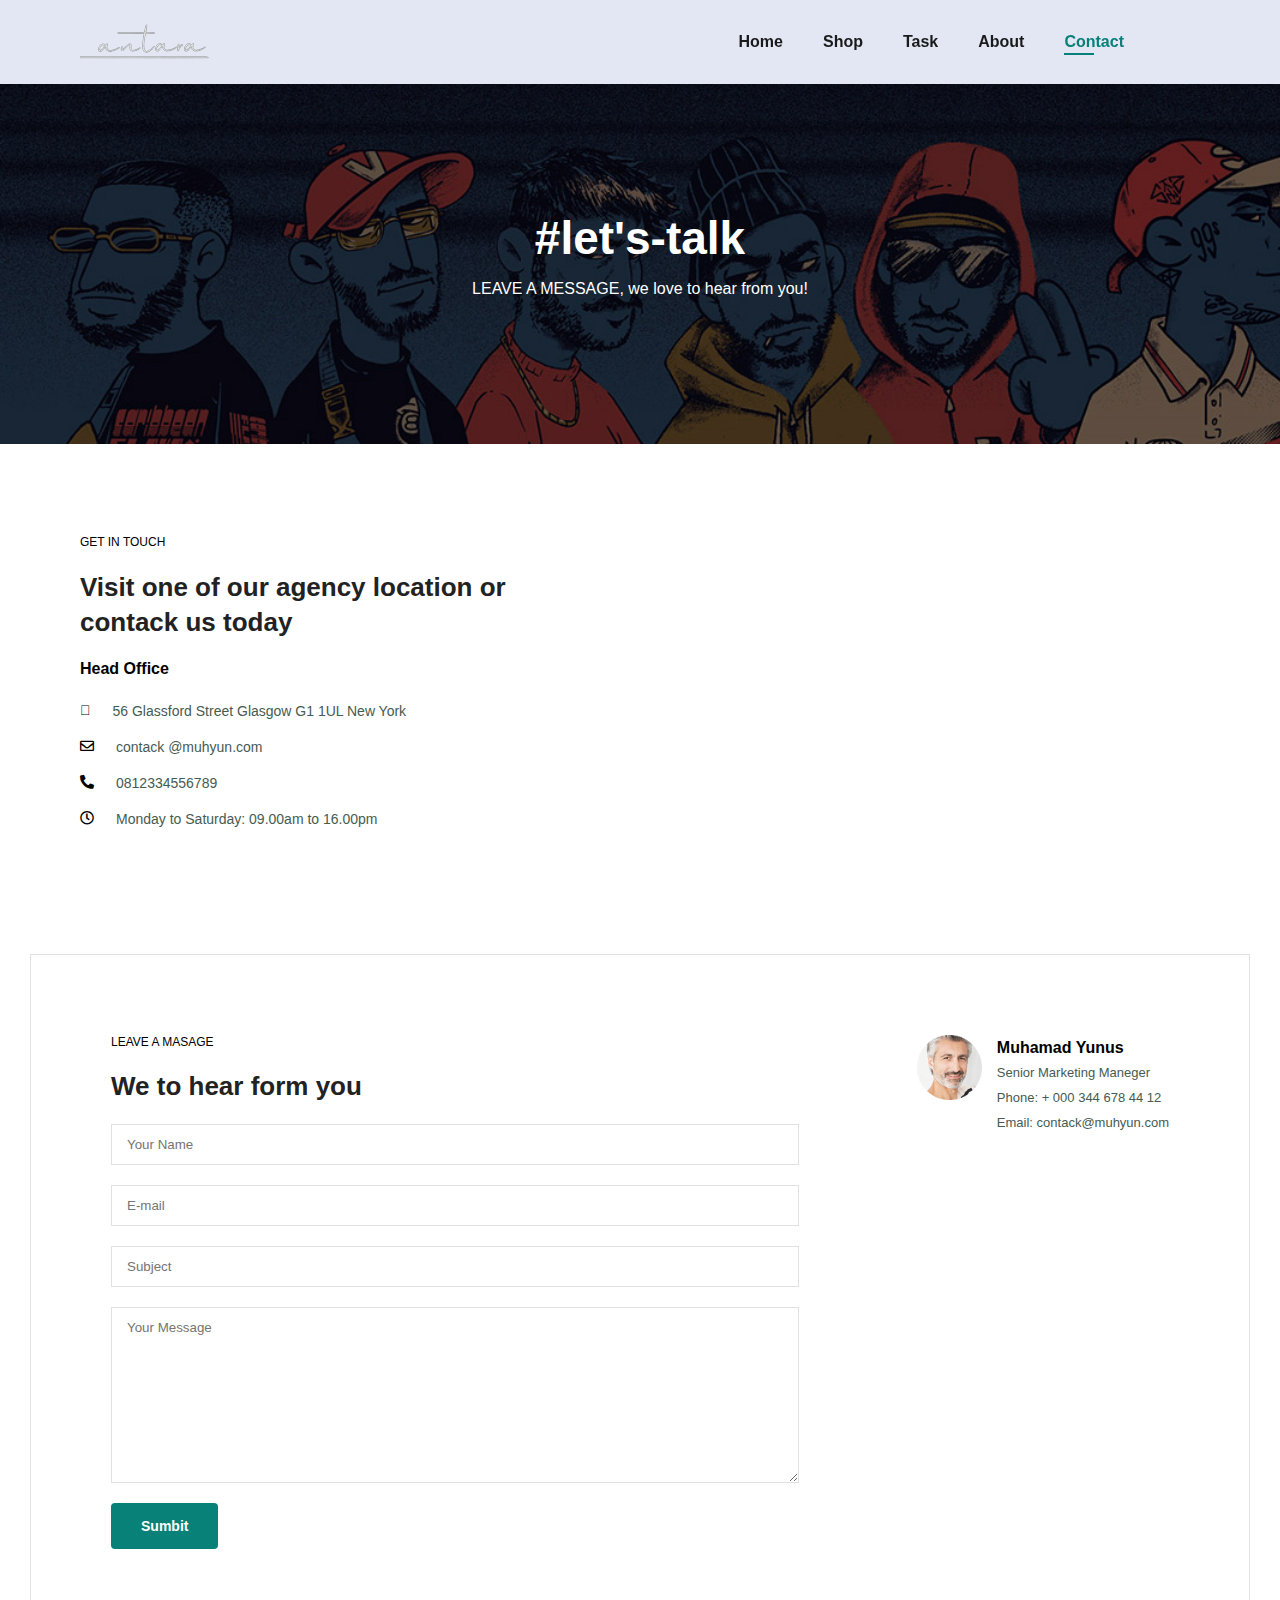
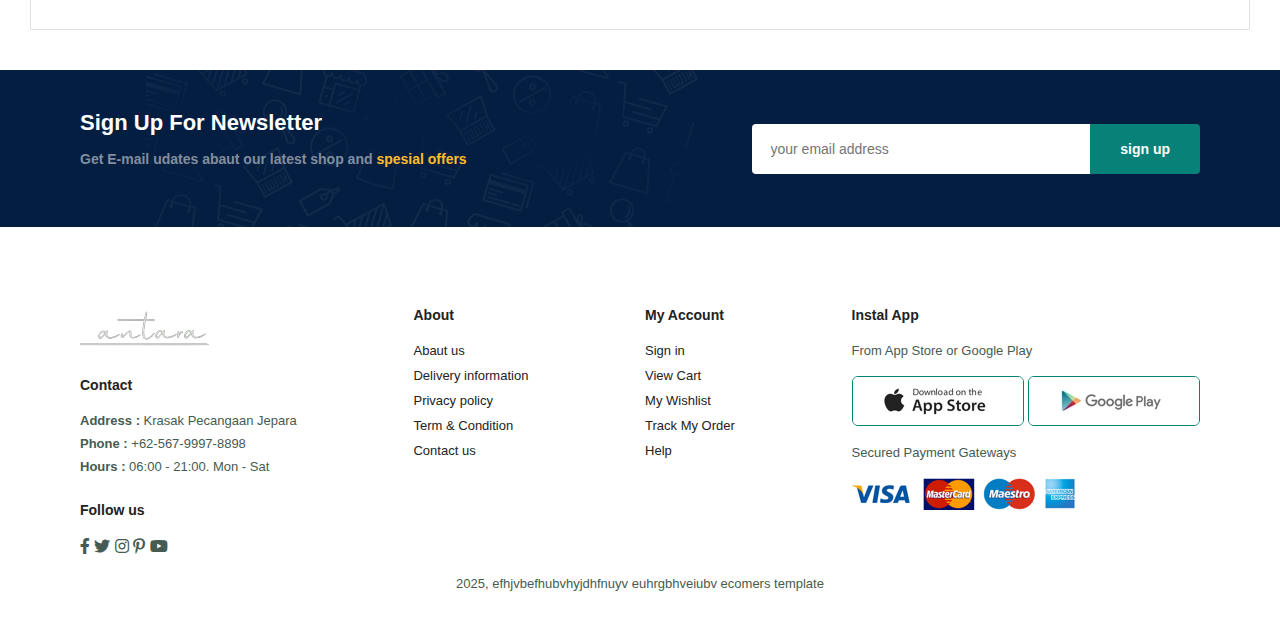
<file: contact.html>
<!DOCTYPE html>
<html lang="en">

<head>
    <meta charset="UTF-8">
    <meta name="viewport" content="width=device-width, initial-scale=1.0">
    <title>Document</title>
    <link rel="stylesheet" href="https://pro.fontawesome.com/releases/v5.10.0/css/all.css" />
    <link rel="stylesheet" href="style.css">
</head>


<body>

    <section id="header">
        <a href="#"><img src="img/logo.png" alt="logo"></a>
        <div>
            <ul id="navbar">
                <li><a href="index.html">Home</a></li>
                <li><a href="shop.html">Shop</a></li>
                <li><a href="blog.html">Task</a></li>
                <li><a href="about.html">About</a></li>
                <li><a class="active" href="contact.html">Contact</a></li>
                <li id="lg-bag"><a href="cart.html"><i class="far fa-shopping-bag"></i></a></li>
                <a href="#" id="close"><i class="far fa-times"></i></a>
            </ul>
        </div>
        <div id="mobile">
            <a href="cart.html"><i class="far fa-shopping-bag"></i></a>
            <i id="bar" class="fas fa-outdent"></i>
        </div>
    </section>

    <section id="page-header" class="about-header">
        <h2>#let's-talk</h2>
        <p>LEAVE A MESSAGE, we love to hear from you!</p>
    </section>

    <section id="contact-details" class="section-p1">
        <div class="details">
            <span>GET IN TOUCH</span>
            <h2>Visit one of our agency location or contack us today</h2>
            <h3>Head Office</h3>
            <div>
                <li>
                    <i class="fal fa-map"></i>
                    <p>56 Glassford Street Glasgow G1 1UL New York</p>
                </li>
                <li>
                    <i class="far fa-envelope"></i>
                    <p>contack @muhyun.com</p>
                </li>
                <li>
                    <i class="fas fa-phone-alt"></i>
                    <p>0812334556789</p>
                </li>
                <li>
                    <i class="far fa-clock"></i>
                    <p>Monday to Saturday: 09.00am to 16.00pm</p>
                </li>
            </div>
        </div>

        <div class="map">
            <iframe
                src="https://www.google.com/maps/embed?pb=!1m14!1m12!1m3!1d1178.0312228632063!2d110.71092766362527!3d-6.7198519319422125!2m3!1f0!2f0!3f0!3m2!1i1024!2i768!4f13.1!5e0!3m2!1sid!2sid!4v1704691923751!5m2!1sid!2sid"
                width="600" height="450" style="border:0;" allowfullscreen="" loading="lazy"
                referrerpolicy="no-referrer-when-downgrade"></iframe>
        </div>
    </section>

    <section id="from-details">
        <form action="">
            <span>LEAVE A MASAGE</span>
            <h2> We to hear form you</h2>
            <input type="text" placeholder="Your Name">
            <input type="text" placeholder="E-mail">
            <input type="text" placeholder="Subject">
            <textarea name="" id="" cols="30" rows="10" placeholder="Your Message"></textarea>
            <button class="normal">Sumbit</button>
        </form>

        <div class="people">
            <div>
                <img src="img/people/1.png" alt="">
                <p><span>Muhamad Yunus</span>Senior Marketing Maneger <br> Phone: + 000 344 678 44 12 <br> Email: contack@muhyun.com</p>
            </div>
        </div>
    </section>

    <section id="newsletter" class="section-p1 section-m1">
        <div class="newstext">
            <h4>Sign Up For Newsletter</h4>
            <p>Get E-mail udates abaut our latest shop and <span>spesial offers</span></p>
        </div>
        <div class="form">
            <input type="text" placeholder="your email address">
            <button class="normal">sign up</button>
        </div>
    </section>

    <footer class="section-p1">
        <div class="col">
            <img class="logo" src="img/logo.png" alt="logo">
            <h4>Contact</h4>
            <p><strong>Address :</strong> Krasak Pecangaan Jepara</p>
            <p><strong>Phone :</strong> +62-567-9997-8898 </p>
            <p><strong>Hours :</strong> 06:00 - 21:00. Mon - Sat</p>
            <div class="follow">
                <h4>Follow us</h4>
                <div class="icon">
                    <i class="fab fa-facebook-f"></i>
                    <i class="fab fa-twitter"></i>
                    <i class="fab fa-instagram"></i>
                    <i class="fab fa-pinterest-p"></i>
                    <i class="fab fa-youtube"></i>
                </div>
            </div>
        </div>
        <div class="col">
            <h4>About</h4>
            <a href="#">Abaut us</a>
            <a href="#">Delivery information</a>
            <a href="#">Privacy policy</a>
            <a href="#">Term & Condition</a>
            <a href="#">Contact us</a>
        </div>
        <div class="col">
            <h4>My Account</h4>
            <a href="#">Sign in</a>
            <a href="#">View Cart</a>
            <a href="#">My Wishlist</a>
            <a href="#">Track My Order</a>
            <a href="#">Help</a>
        </div>
        <div class="col instal">
            <h4>Instal App</h4>
            <p>From App Store or Google Play</p>
            <div class="row">
                <img src="img/Pay/app.jpg" alt="">
                <img src="img/Pay/play.jpg" alt="">
            </div>
            <p>Secured Payment Gateways</p>
            <img src="img/Pay/pay.png" alt="">
        </div>
        <div class="copyright">
            <p>2025, efhjvbefhubvhyjdhfnuyv euhrgbhveiubv ecomers template</p>
        </div>
    </footer>



    <script src="script.js"></script>
</body>

</html>
</file>
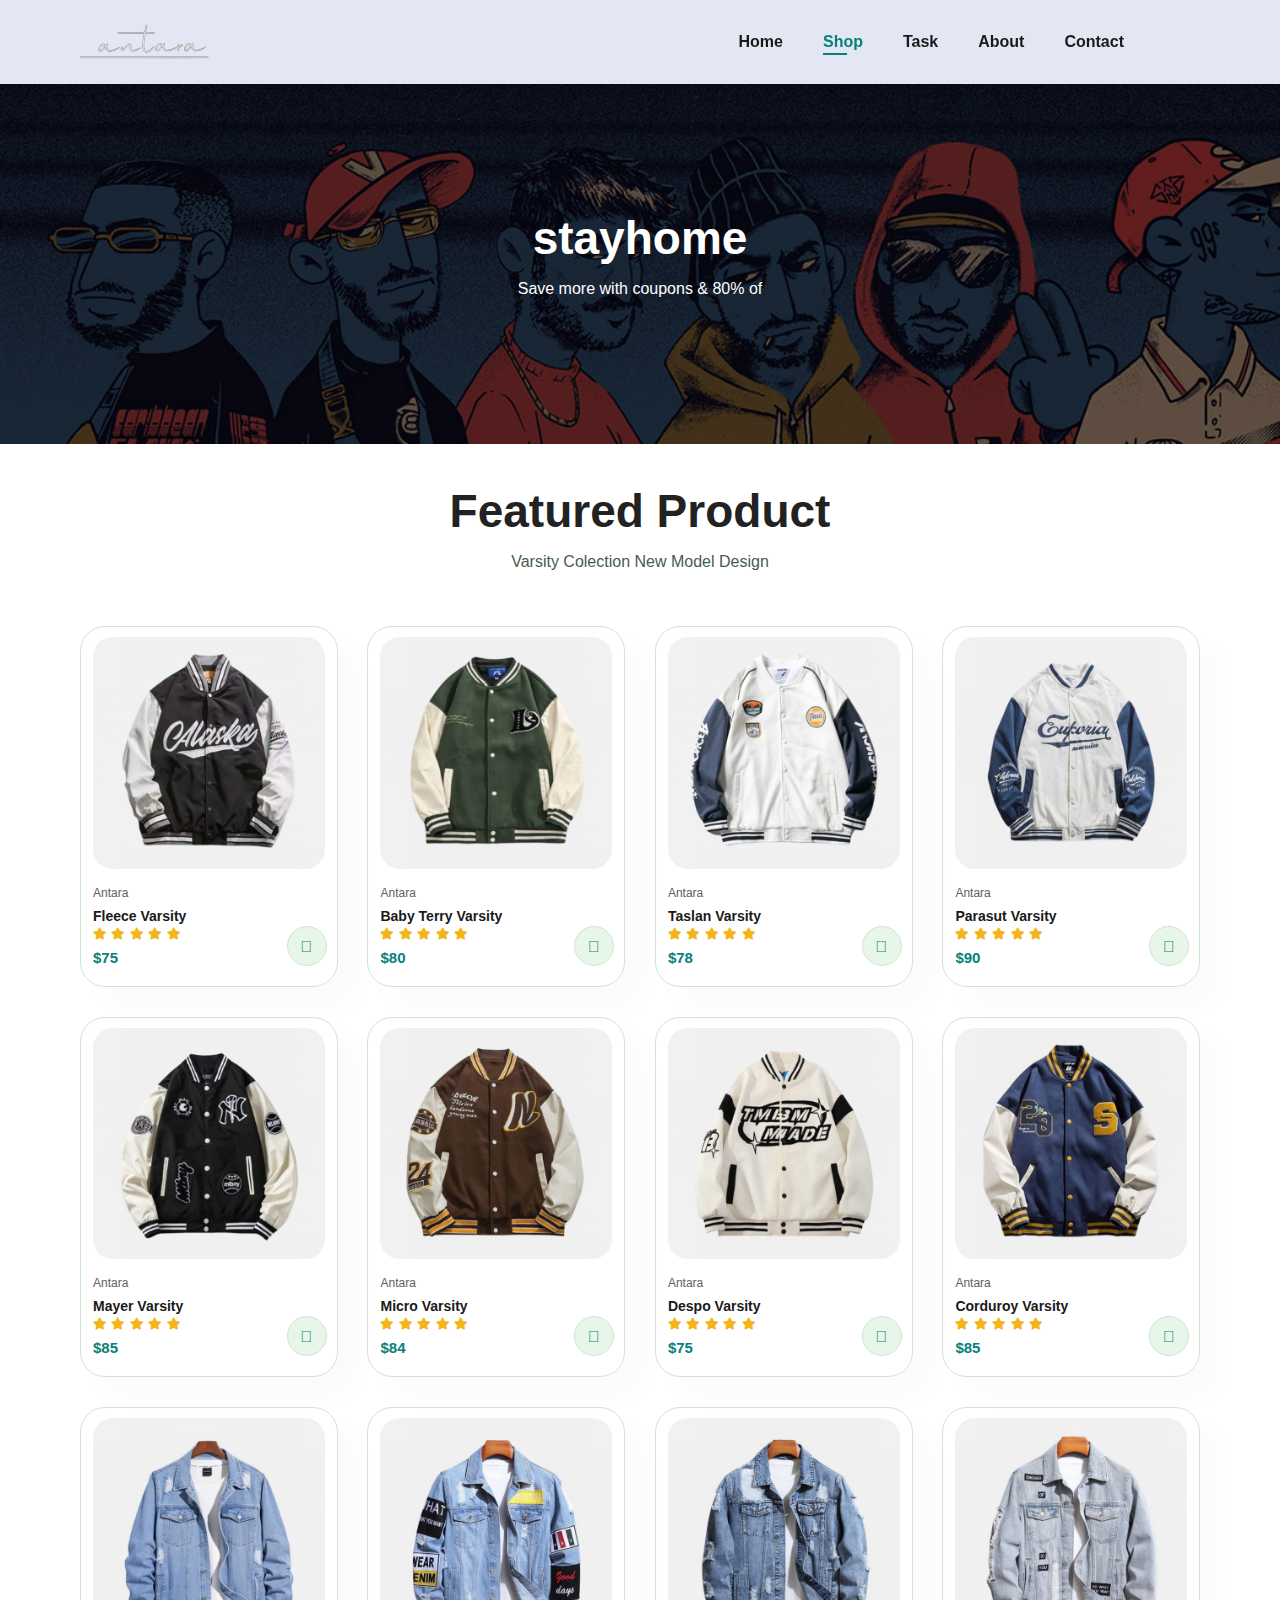
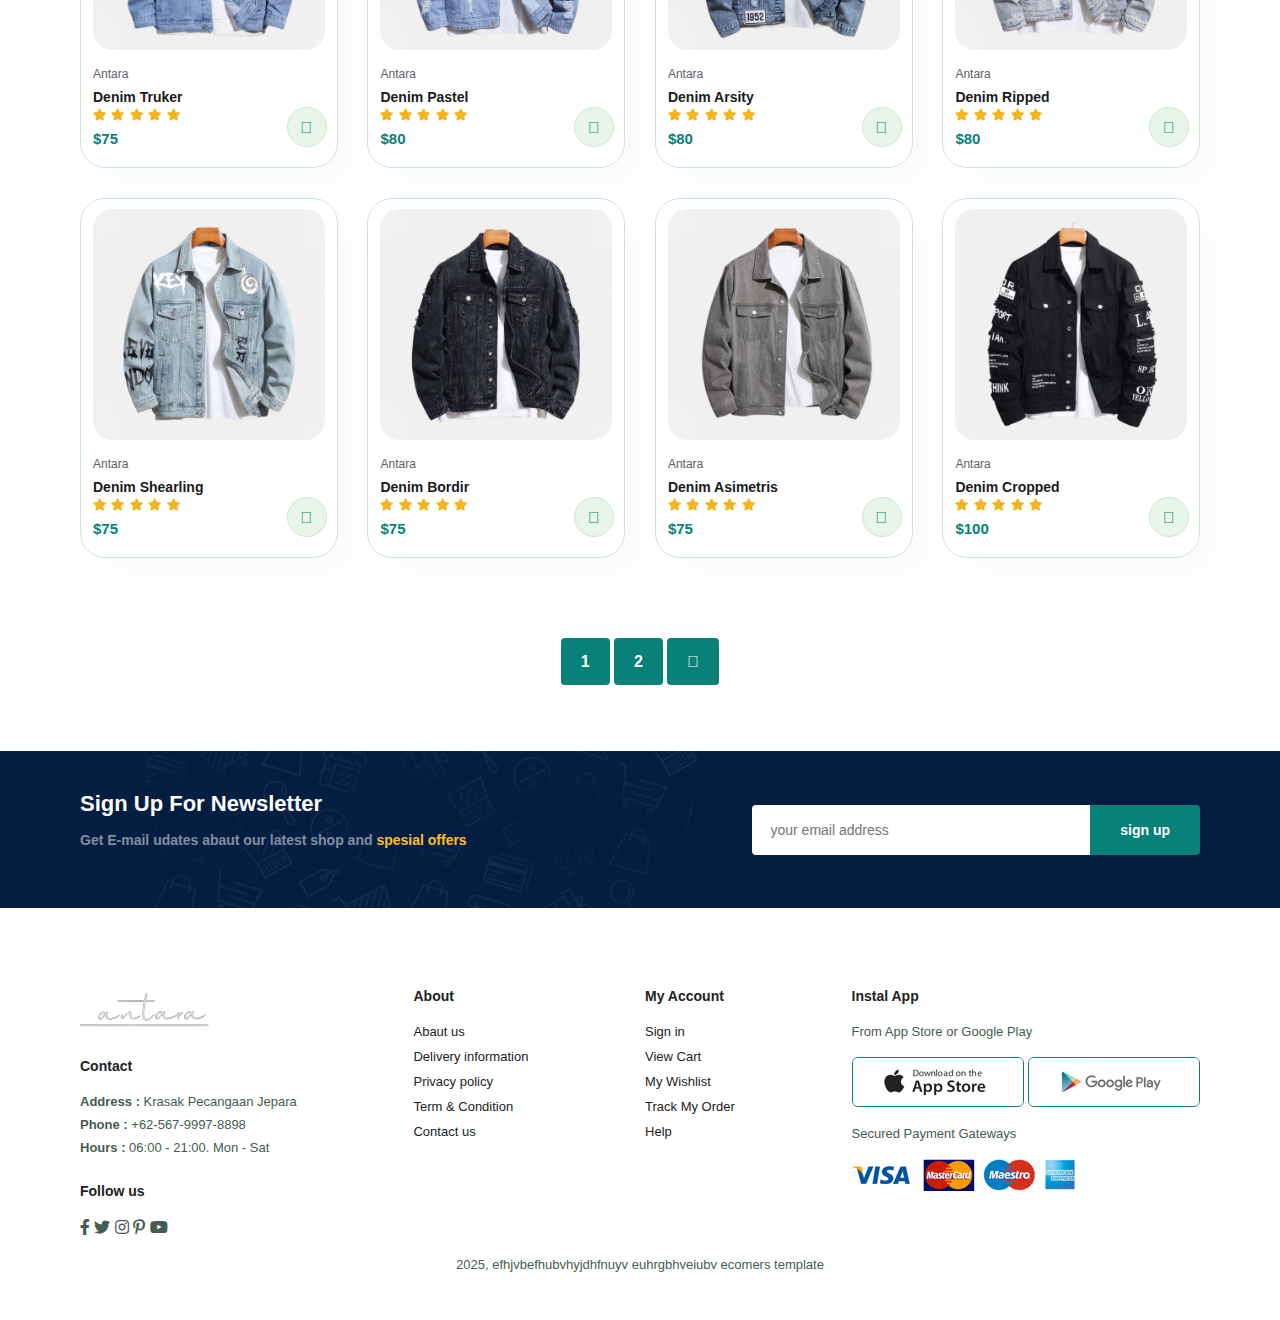
<file: shop.html>
<!DOCTYPE html>
<html lang="en">

<head>
    <meta charset="UTF-8">
    <meta name="viewport" content="width=device-width, initial-scale=1.0">
    <title>Document</title>
    <link rel="stylesheet" href="https://pro.fontawesome.com/releases/v5.10.0/css/all.css" />
    <link rel="stylesheet" href="style.css">
</head>


<body>

    <section id="header">
        <a href="#"><img src="img/logo.png" alt="logo"></a>
        <div>
            <ul id="navbar">
                <li><a href="index.html">Home</a></li>
                <li><a class="active"  href="shop.html">Shop</a></li>
                <li><a href="blog.html">Task</a></li>
                <li><a href="about.html">About</a></li>
                <li><a href="contact.html">Contact</a></li>
                <li id="lg-bag"><a href="cart.html"><i class="far fa-shopping-bag"></i></a></li>
                <a href="#" id="close"><i class="far fa-times"></i></a>
            </ul>
        </div>
        <div id="mobile">
            <a href="cart.html"><i class="far fa-shopping-bag"></i></a>
            <i id="bar" class="fas fa-outdent"></i>
        </div>
    </section>

    <section id="page-header">
        <h2>stayhome</h2>
        <p>Save more with coupons & 80% of</p>
    </section>

    <section id="product1" class="section-p1">
        <h2>Featured Product</h2>
        <p>Varsity Colection New Model Design</p>
        <div class="pro-container">
            <div class="pro" onclick="window.location.href='sproduct.html'">
                <img src="img/products/product1.jpg" alt="">
                <div class="des">
                    <span>Antara</span>
                    <h5>Fleece Varsity</h5>
                    <div class="star">
                        <i class="fas fa-star"></i>
                        <i class="fas fa-star"></i>
                        <i class="fas fa-star"></i>
                        <i class="fas fa-star"></i>
                        <i class="fas fa-star"></i>
                    </div>
                    <h4>$75</h4>
                </div>
                <a href="#"><i class="fal fa-shopping-cart cart"></i></a>
            </div>
            <div class="pro">
                <img src="img/products/product2.jpg" alt="">
                <div class="des">
                    <span>Antara</span>
                    <h5>Baby Terry Varsity</h5>
                    <div class="star">
                        <i class="fas fa-star"></i>
                        <i class="fas fa-star"></i>
                        <i class="fas fa-star"></i>
                        <i class="fas fa-star"></i>
                        <i class="fas fa-star"></i>
                    </div>
                    <h4>$80</h4>
                </div>
                <a href="#"><i class="fal fa-shopping-cart cart"></i></a>
            </div>
            <div class="pro">
                <img src="img/products/product3.jpg" alt="">
                <div class="des">
                    <span>Antara</span>
                    <h5>Taslan Varsity</h5>
                    <div class="star">
                        <i class="fas fa-star"></i>
                        <i class="fas fa-star"></i>
                        <i class="fas fa-star"></i>
                        <i class="fas fa-star"></i>
                        <i class="fas fa-star"></i>
                    </div>
                    <h4>$78</h4>
                </div>
                <a href="#"><i class="fal fa-shopping-cart cart"></i></a>
            </div>
            <div class="pro">
                <img src="img/products/product5.jpg" alt="">
                <div class="des">
                    <span>Antara</span>
                    <h5>Parasut Varsity</h5>
                    <div class="star">
                        <i class="fas fa-star"></i>
                        <i class="fas fa-star"></i>
                        <i class="fas fa-star"></i>
                        <i class="fas fa-star"></i>
                        <i class="fas fa-star"></i>
                    </div>
                    <h4>$90</h4>
                </div>
                <a href="#"><i class="fal fa-shopping-cart cart"></i></a>
            </div>
            <div class="pro">
                <img src="img/products/product6.jpg" alt="">
                <div class="des">
                    <span>Antara</span>
                    <h5>Mayer Varsity</h5>
                    <div class="star">
                        <i class="fas fa-star"></i>
                        <i class="fas fa-star"></i>
                        <i class="fas fa-star"></i>
                        <i class="fas fa-star"></i>
                        <i class="fas fa-star"></i>
                    </div>
                    <h4>$85</h4>
                </div>
                <a href="#"><i class="fal fa-shopping-cart cart"></i></a>
            </div>
            <div class="pro">
                <img src="img/products/product4.jpg" alt="">
                <div class="des">
                    <span>Antara</span>
                    <h5>Micro Varsity</h5>
                    <div class="star">
                        <i class="fas fa-star"></i>
                        <i class="fas fa-star"></i>
                        <i class="fas fa-star"></i>
                        <i class="fas fa-star"></i>
                        <i class="fas fa-star"></i>
                    </div>
                    <h4>$84</h4>
                </div>
                <a href="#"><i class="fal fa-shopping-cart cart"></i></a>
            </div>
            <div class="pro">
                <img src="img/products/product9.jpg" alt="">
                <div class="des">
                    <span>Antara</span>
                    <h5>Despo Varsity</h5>
                    <div class="star">
                        <i class="fas fa-star"></i>
                        <i class="fas fa-star"></i>
                        <i class="fas fa-star"></i>
                        <i class="fas fa-star"></i>
                        <i class="fas fa-star"></i>
                    </div>
                    <h4>$75</h4>
                </div>
                <a href="#"><i class="fal fa-shopping-cart cart"></i></a>
            </div>
            <div class="pro">
                <img src="img/products/product7.jpg" alt="">
                <div class="des">
                    <span>Antara</span>
                    <h5>Corduroy Varsity</h5>
                    <div class="star">
                        <i class="fas fa-star"></i>
                        <i class="fas fa-star"></i>
                        <i class="fas fa-star"></i>
                        <i class="fas fa-star"></i>
                        <i class="fas fa-star"></i>
                    </div>
                    <h4>$85</h4>
                </div>
                <a href="#"><i class="fal fa-shopping-cart cart"></i></a>
            </div>
            <div class="pro">
                <img src="img/products/product11.jpg" alt="">
                <div class="des">
                    <span>Antara</span>
                    <h5>Denim Truker</h5>
                    <div class="star">
                        <i class="fas fa-star"></i>
                        <i class="fas fa-star"></i>
                        <i class="fas fa-star"></i>
                        <i class="fas fa-star"></i>
                        <i class="fas fa-star"></i>
                    </div>
                    <h4>$75</h4>
                </div>
                <a href="#"><i class="fal fa-shopping-cart cart"></i></a>
            </div>
            <div class="pro">
                <img src="img/products/product12.jpg" alt="">
                <div class="des">
                    <span>Antara</span>
                    <h5>Denim Pastel</h5>
                    <div class="star">
                        <i class="fas fa-star"></i>
                        <i class="fas fa-star"></i>
                        <i class="fas fa-star"></i>
                        <i class="fas fa-star"></i>
                        <i class="fas fa-star"></i>
                    </div>
                    <h4>$80</h4>
                </div>
                <a href="#"><i class="fal fa-shopping-cart cart"></i></a>
            </div>
            <div class="pro">
                <img src="img/products/product13.jpg" alt="">
                <div class="des">
                    <span>Antara</span>
                    <h5>Denim Arsity</h5>
                    <div class="star">
                        <i class="fas fa-star"></i>
                        <i class="fas fa-star"></i>
                        <i class="fas fa-star"></i>
                        <i class="fas fa-star"></i>
                        <i class="fas fa-star"></i>
                    </div>
                    <h4>$80</h4>
                </div>
                <a href="#"><i class="fal fa-shopping-cart cart"></i></a>
            </div>
            <div class="pro">
                <img src="img/products/product14.jpg" alt="">
                <div class="des">
                    <span>Antara</span>
                    <h5>Denim Ripped</h5>
                    <div class="star">
                        <i class="fas fa-star"></i>
                        <i class="fas fa-star"></i>
                        <i class="fas fa-star"></i>
                        <i class="fas fa-star"></i>
                        <i class="fas fa-star"></i>
                    </div>
                    <h4>$80</h4>
                </div>
                <a href="#"><i class="fal fa-shopping-cart cart"></i></a>
            </div>
            <div class="pro">
                <img src="img/products/product15.jpg" alt="">
                <div class="des">
                    <span>Antara</span>
                    <h5>Denim Shearling</h5>
                    <div class="star">
                        <i class="fas fa-star"></i>
                        <i class="fas fa-star"></i>
                        <i class="fas fa-star"></i>
                        <i class="fas fa-star"></i>
                        <i class="fas fa-star"></i>
                    </div>
                    <h4>$75</h4>
                </div>
                <a href="#"><i class="fal fa-shopping-cart cart"></i></a>
            </div>
            <div class="pro">
                <img src="img/products/product16.jpg" alt="">
                <div class="des">
                    <span>Antara</span>
                    <h5>Denim Bordir</h5>
                    <div class="star">
                        <i class="fas fa-star"></i>
                        <i class="fas fa-star"></i>
                        <i class="fas fa-star"></i>
                        <i class="fas fa-star"></i>
                        <i class="fas fa-star"></i>
                    </div>
                    <h4>$75</h4>
                </div>
                <a href="#"><i class="fal fa-shopping-cart cart"></i></a>
            </div>
            <div class="pro">
                <img src="img/products/product17.jpg" alt="">
                <div class="des">
                    <span>Antara</span>
                    <h5>Denim Asimetris</h5>
                    <div class="star">
                        <i class="fas fa-star"></i>
                        <i class="fas fa-star"></i>
                        <i class="fas fa-star"></i>
                        <i class="fas fa-star"></i>
                        <i class="fas fa-star"></i>
                    </div>
                    <h4>$75</h4>
                </div>
                <a href="#"><i class="fal fa-shopping-cart cart"></i></a>
            </div>
            <div class="pro">
                <img src="img/products/product18.jpg" alt="">
                <div class="des">
                    <span>Antara</span>
                    <h5>Denim Cropped</h5>
                    <div class="star">
                        <i class="fas fa-star"></i>
                        <i class="fas fa-star"></i>
                        <i class="fas fa-star"></i>
                        <i class="fas fa-star"></i>
                        <i class="fas fa-star"></i>
                    </div>
                    <h4>$100</h4>
                </div>
                <a href="#"><i class="fal fa-shopping-cart cart"></i></a>
            </div>
        </div>
    </section>

    <section id="pagination" class="section-p1">
        <a href="#">1</a>
        <a href="#">2</a>
        <a href="#"><i class="fal fa-long-arrow-alt-right"></i></a>
    </section>

    <section id="newsletter" class="section-p1 section-m1">
        <div class="newstext">
            <h4>Sign Up For Newsletter</h4>
            <p>Get E-mail udates abaut our latest shop and <span>spesial offers</span></p>
        </div>
        <div class="form">
            <input type="text" placeholder="your email address">
            <button class="normal">sign up</button>
        </div>
    </section>

    <footer class="section-p1">
        <div class="col">
            <img class="logo" src="img/logo.png" alt="logo">
            <h4>Contact</h4>
            <p><strong>Address :</strong> Krasak Pecangaan Jepara</p>
            <p><strong>Phone :</strong> +62-567-9997-8898 </p>
            <p><strong>Hours :</strong> 06:00 - 21:00. Mon - Sat</p>
            <div class="follow">
                <h4>Follow us</h4>
                <div class="icon">
                    <i class="fab fa-facebook-f"></i>
                    <i class="fab fa-twitter"></i>
                    <i class="fab fa-instagram"></i>
                    <i class="fab fa-pinterest-p"></i>
                    <i class="fab fa-youtube"></i>
                </div>
            </div>
        </div>
        <div class="col">
            <h4>About</h4>
            <a href="#">Abaut us</a>
            <a href="#">Delivery information</a>
            <a href="#">Privacy policy</a>
            <a href="#">Term & Condition</a>
            <a href="#">Contact us</a>
        </div>
        <div class="col">
            <h4>My Account</h4>
            <a href="#">Sign in</a>
            <a href="#">View Cart</a>
            <a href="#">My Wishlist</a>
            <a href="#">Track My Order</a>
            <a href="#">Help</a>
        </div>
        <div class="col instal">
            <h4>Instal App</h4>
            <p>From App Store or Google Play</p>
            <div class="row">
                <img src="img/Pay/app.jpg" alt="">
                <img src="img/Pay/play.jpg" alt="">
            </div>
            <p>Secured Payment Gateways</p>
            <img src="img/Pay/pay.png" alt="">
        </div>
        <div class="copyright">
            <p>2025, efhjvbefhubvhyjdhfnuyv euhrgbhveiubv ecomers template</p>
        </div>
    </footer>



    <script src="script.js"></script>
</body>

</html>
</file>
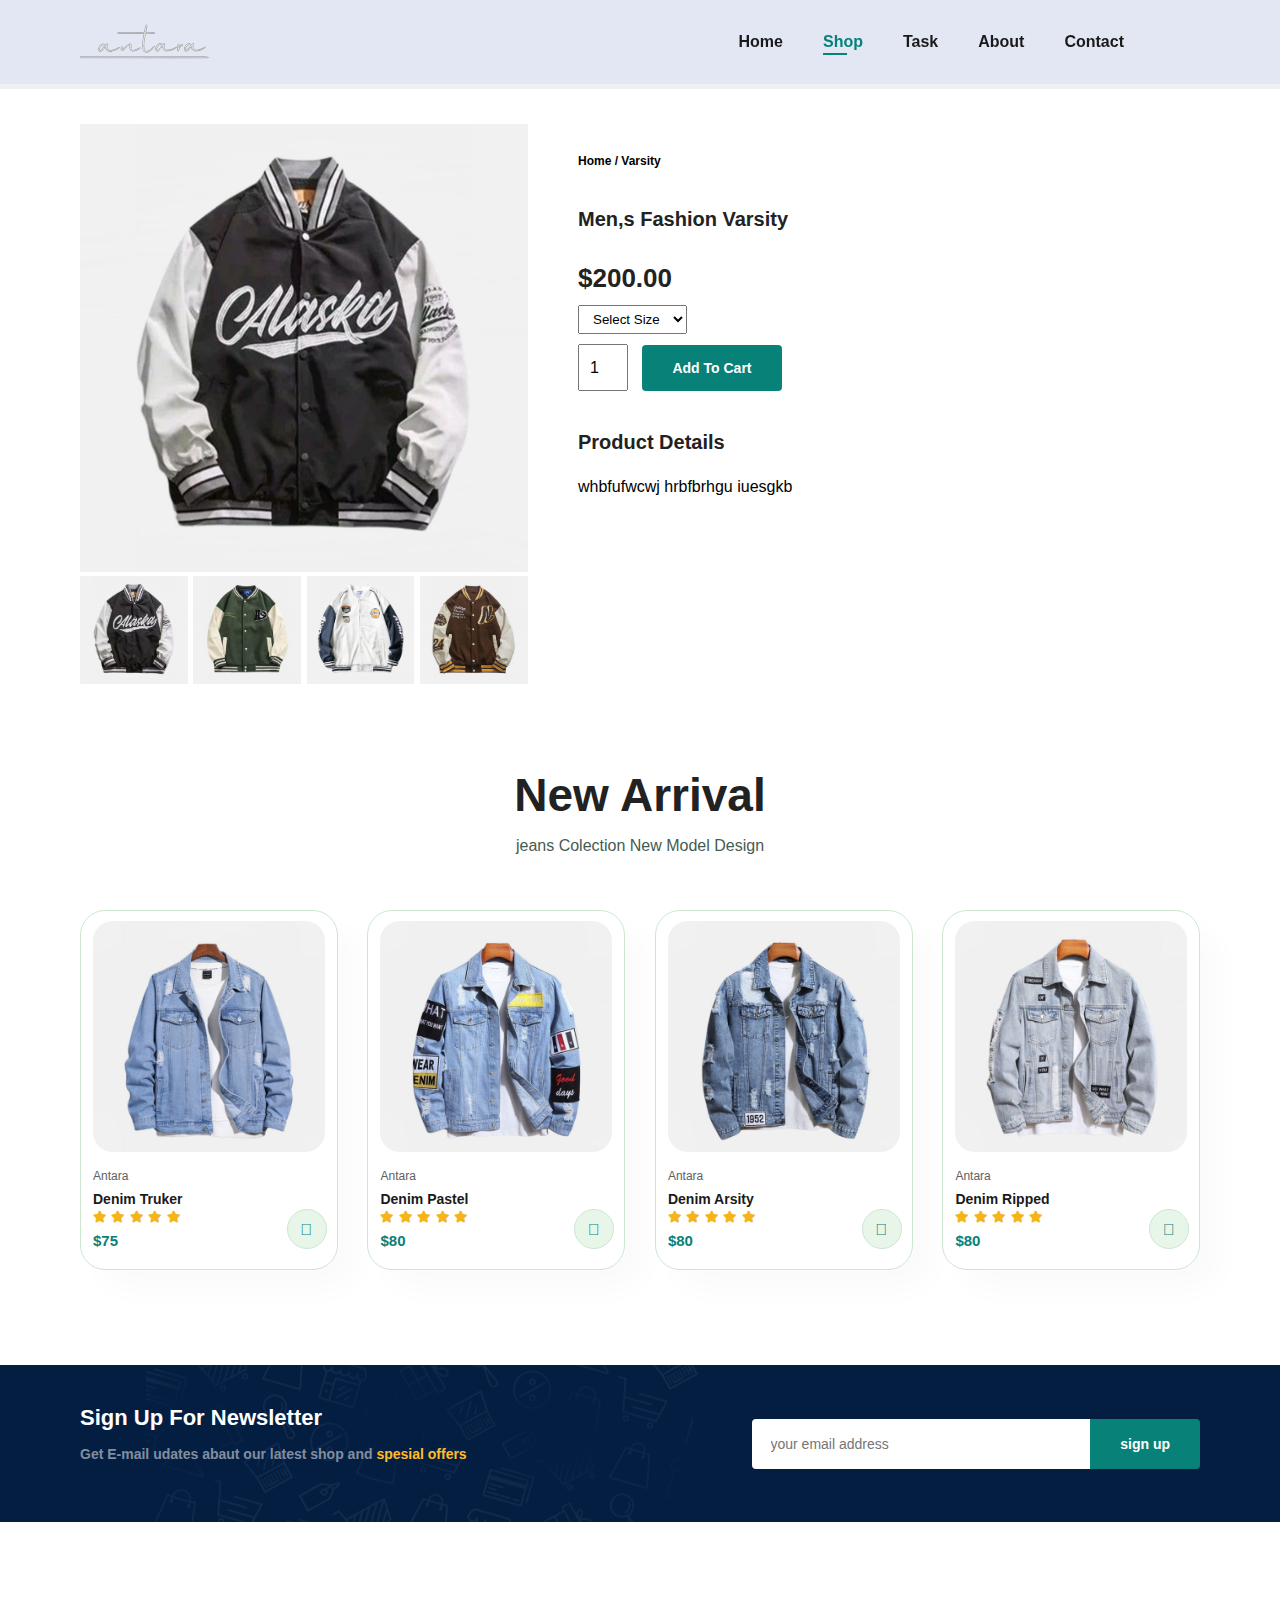
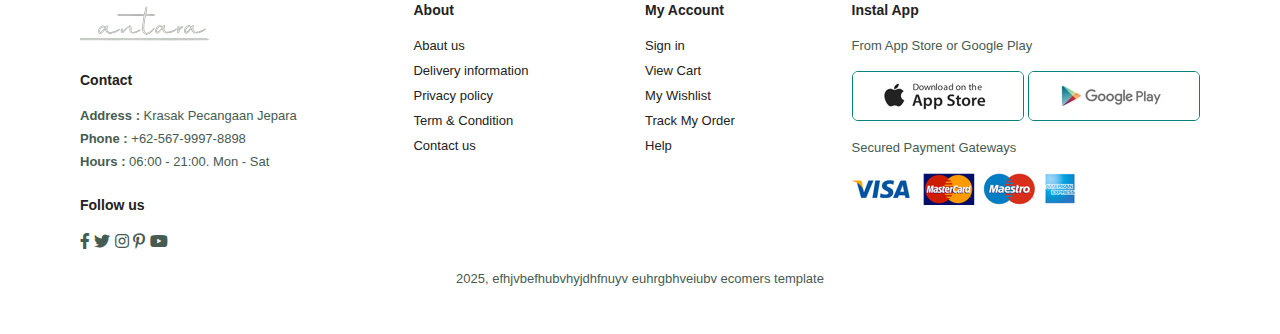
<file: sproduct.html>
<!DOCTYPE html>
<html lang="en">

<head>
    <meta charset="UTF-8">
    <meta name="viewport" content="width=device-width, initial-scale=1.0">
    <title>Document</title>
    <link rel="stylesheet" href="https://pro.fontawesome.com/releases/v5.10.0/css/all.css" />
    <link rel="stylesheet" href="style.css">
</head>


<body>

    <section id="header">
        <a href="#"><img src="img/logo.png" alt="logo"></a>
        <div>
            <ul id="navbar">
                <li><a href="index.html">Home</a></li>
                <li><a class="active" href="shop.html">Shop</a></li>
                <li><a href="blog.html">Task</a></li>
                <li><a href="about.html">About</a></li>
                <li><a href="contact.html">Contact</a></li>
                <li id="lg-bag"><a href="cart.html"><i class="far fa-shopping-bag"></i></a></li>
                <a href="#" id="close"><i class="far fa-times"></i></a>
            </ul>
        </div>
        <div id="mobile">
            <a href="cart.html"><i class="far fa-shopping-bag"></i></a>
            <i id="bar" class="fas fa-outdent"></i>
        </div>
    </section>

    <section id="prodetails" class="section-p1">
        <div class="single-pro-image">
            <img src="img/products/product1.jpg" width="100%" id="Mainimg" alt="">
            <div class="small-img-group">
                <div class="small-img-col">
                    <img src="img/products/product1.jpg" width="100%" class="small-img" alt="">
                </div>
                <div class="small-img-col">
                    <img src="img/products/product2.jpg" width="100%" class="small-img" alt="">
                </div>
                <div class="small-img-col">
                    <img src="img/products/product3.jpg" width="100%" class="small-img" alt="">
                </div>
                <div class="small-img-col">
                    <img src="img/products/product4.jpg" width="100%" class="small-img" alt="">
                </div>
            </div>
        </div>
        <div class="single-pro-details">
            <h6>Home / Varsity</h6>
            <h4>Men,s Fashion Varsity</h4>
            <h2>$200.00</h2>
            <select>
                <option>Select Size</option>
                <option>S</option>
                <option>M</option>
                <option>L</option>
                <option>XL</option>
                <option>XXL</option>
            </select>
            <input type="number" value="1">
            <button class="normal">Add To Cart</button>
            <h4>Product Details</h4>
            <span>whbfufwcwj  hrbfbrhgu iuesgkb</span>
        </div>
    </section>

    <section id="product1" class="section-p1">
        <h2>New Arrival</h2>
        <p>jeans Colection New Model Design</p>
        <div class="pro-container">
            <div class="pro">
                <img src="img/products/product11.jpg" alt="">
                <div class="des">
                    <span>Antara</span>
                    <h5>Denim Truker</h5>
                    <div class="star">
                        <i class="fas fa-star"></i>
                        <i class="fas fa-star"></i>
                        <i class="fas fa-star"></i>
                        <i class="fas fa-star"></i>
                        <i class="fas fa-star"></i>
                    </div>
                    <h4>$75</h4>
                </div>
                <a href="#"><i class="fal fa-shopping-cart cart"></i></a>
            </div>
            <div class="pro">
                <img src="img/products/product12.jpg" alt="">
                <div class="des">
                    <span>Antara</span>
                    <h5>Denim Pastel</h5>
                    <div class="star">
                        <i class="fas fa-star"></i>
                        <i class="fas fa-star"></i>
                        <i class="fas fa-star"></i>
                        <i class="fas fa-star"></i>
                        <i class="fas fa-star"></i>
                    </div>
                    <h4>$80</h4>
                </div>
                <a href="#"><i class="fal fa-shopping-cart cart"></i></a>
            </div>
            <div class="pro">
                <img src="img/products/product13.jpg" alt="">
                <div class="des">
                    <span>Antara</span>
                    <h5>Denim Arsity</h5>
                    <div class="star">
                        <i class="fas fa-star"></i>
                        <i class="fas fa-star"></i>
                        <i class="fas fa-star"></i>
                        <i class="fas fa-star"></i>
                        <i class="fas fa-star"></i>
                    </div>
                    <h4>$80</h4>
                </div>
                <a href="#"><i class="fal fa-shopping-cart cart"></i></a>
            </div>
            <div class="pro">
                <img src="img/products/product14.jpg" alt="">
                <div class="des">
                    <span>Antara</span>
                    <h5>Denim Ripped</h5>
                    <div class="star">
                        <i class="fas fa-star"></i>
                        <i class="fas fa-star"></i>
                        <i class="fas fa-star"></i>
                        <i class="fas fa-star"></i>
                        <i class="fas fa-star"></i>
                    </div>
                    <h4>$80</h4>
                </div>
                <a href="#"><i class="fal fa-shopping-cart cart"></i></a>
            </div>
        </div>
    </section>

    <section id="newsletter" class="section-p1 section-m1">
        <div class="newstext">
            <h4>Sign Up For Newsletter</h4>
            <p>Get E-mail udates abaut our latest shop and <span>spesial offers</span></p>
        </div>
        <div class="form">
            <input type="text" placeholder="your email address">
            <button class="normal">sign up</button>
        </div>
    </section>

    <footer class="section-p1">
        <div class="col">
            <img class="logo" src="img/logo.png" alt="logo">
            <h4>Contact</h4>
            <p><strong>Address :</strong> Krasak Pecangaan Jepara</p>
            <p><strong>Phone :</strong> +62-567-9997-8898 </p>
            <p><strong>Hours :</strong> 06:00 - 21:00. Mon - Sat</p>
            <div class="follow">
                <h4>Follow us</h4>
                <div class="icon">
                    <i class="fab fa-facebook-f"></i>
                    <i class="fab fa-twitter"></i>
                    <i class="fab fa-instagram"></i>
                    <i class="fab fa-pinterest-p"></i>
                    <i class="fab fa-youtube"></i>
                </div>
            </div>
        </div>
        <div class="col">
            <h4>About</h4>
            <a href="#">Abaut us</a>
            <a href="#">Delivery information</a>
            <a href="#">Privacy policy</a>
            <a href="#">Term & Condition</a>
            <a href="#">Contact us</a>
        </div>
        <div class="col">
            <h4>My Account</h4>
            <a href="#">Sign in</a>
            <a href="#">View Cart</a>
            <a href="#">My Wishlist</a>
            <a href="#">Track My Order</a>
            <a href="#">Help</a>
        </div>
        <div class="col instal">
            <h4>Instal App</h4>
            <p>From App Store or Google Play</p>
            <div class="row">
                <img src="img/Pay/app.jpg" alt="">
                <img src="img/Pay/play.jpg" alt="">
            </div>
            <p>Secured Payment Gateways</p>
            <img src="img/Pay/pay.png" alt="">
        </div>
        <div class="copyright">
            <p>2025, efhjvbefhubvhyjdhfnuyv euhrgbhveiubv ecomers template</p>
        </div>
    </footer>

    <script>
        var MainImg = document.getElementById("Mainimg");
        var smallimg = document.getElementsByClassName("small-img");

        smallimg[0].onclick = function(){
            MainImg.src = smallimg[0].src;
        }
        smallimg[1].onclick = function(){
            MainImg.src = smallimg[1].src;
        }
        smallimg[2].onclick = function(){
            MainImg.src = smallimg[2].src;
        }
        smallimg[3].onclick = function(){
            MainImg.src = smallimg[3].src;
        }
    </script>



    <script src="script.js"></script>
</body>

</html>
</file>
<file: style.css>
@import url('https://fonts.googleapis.com/css2?family=League+Spartan:wght@100;200;300;400;500;600;700;800;900&display=swap');
*{
    margin: 0;
    padding: 0;
    box-sizing: border-box;
    font-family: 'League+Spartan', sans-serif;
}

h1 {
    font-size: 50px;
    line-height: 64px;
    color: #222;
}

h2 {
    font-size: 46px;
    line-height: 54px;
    color: #222;
}

h4 {
    font-size: 20px;
    color: #222;
}

h6 {
    font-weight: 700;
    font-size: 12px;
}

p {
    font-size: 16px;
    color: #465b52;
    margin: 15px 0 20px 0;
}

.section-p1 {
    padding: 40px 80px;
}

.section-m1 {
    margin: 40px 0;
}

button.normal {
    font-size: 14px;
    font-weight: 600;
    padding: 15px 30px;
    color: #000;
    background-color: #fff;
    border-radius: 4px;
    cursor: pointer;
    border: none;
    outline: none;
    transition: 0,2s;
}
button.whit {
    font-size: 13px;
    font-weight: 600;
    padding: 11px 18px;
    color: #fff;
    background-color:transparent;
    cursor: pointer;
    border: 1px solid #fff;
    outline: none;
    transition: 0,2s;
}

body {
    width: 100%;
}

/* Header Start */

#header {
    display: flex;
    align-items: center;
    justify-content: space-between;
    padding: 20px 80px;
    background: #E3E6F3;
    box-shadow: 0 5px rgba(0, 0, 0, 0.06);
    z-index: 999;
    position: sticky;
    top: 0;
    left: 0;
}

#navbar {
    display: flex;
    align-items: center;
    justify-content: center;
}

#navbar li {
    list-style: none;
    padding: 0 20px;
    position: relative;
}

#navbar li a {
    text-decoration: none;
    font-size: 16px;
    font-weight: 600;
    color: #1a1a1a;
    transition: 0.3s ease;
}

#navbar li a:hover,
#navbar li a.active{
    color: #088178;
}

#navbar li a.active::after,
#navbar li a:hover::after{
    content: "";
    width: 30%;
    height: 2px;
    background: #088178;
    position: absolute;
    bottom: -4px;
    left: 20px;
}

#mobile {
    display: none;
    align-items: center;
}

#close {
    display: none;
}

/* Home Page */

#hero {
    background-image: url("img/1.jpg");      
    height: 90vh;
    width: 100%;
    background-size: cover;
    background-position: top 25% right 0;
    padding: 0 80px ;
    display: flex;
    flex-direction: column;
    align-items: flex-start;
    justify-content: center;
}

#hero h4 {
    padding-bottom: 15px;
}

#hero h1 {
    color: #088178;
}

#hero button{
    background-image: url("img/button.png");
    background-color: transparent;
    color: #088178;
    border: 0;
    padding: 14px 80px 14px 65px;
    background-repeat: no-repeat;
    cursor: pointer;
    font-weight: 700;
    font-size: 15px;
}

#feature{
    display: flex;
    align-items: center;
    justify-content: space-between;
    flex-wrap: wrap;
}

#feature .fe-box {
    width: 180px;
    text-align: center;
    padding: 25px 15px;
    box-shadow: 20px 20px 34px rgba(0, 0, 0, 0.03);
    border: 1px solid #cce7d0;
    border-radius: 4px;
    margin: 15px 0;
}

#feature .fe-box:hover{
    box-shadow: 10px 10px 54px rgba(70, 62, 221, 0.1);
}

#feature .fe-box img {
    width: 100%;
    margin-bottom: 10px;
}

#feature .fe-box h6 {
    display: inline-block;
    padding: 9px 8px 6px 8px;
    line-height: 1;
    border-radius: 4px;
    color: #088178;
    background-color: #fddde4;
}

#feature .fe-box:nth-child(2) h6{
    background-color: #cdebbc;
}

#feature .fe-box:nth-child(3) h6{
    background-color: #d1e8f2;
}

#feature .fe-box:nth-child(4) h6{
    background-color: #cdd4f8;
}

#feature .fe-box:nth-child(5) h6{
    background-color: #f6dbf6;
}

#feature .fe-box:nth-child(6) h6{
    background-color: #fff2e5;
}

#product1 {
    text-align: center;
}

#product1 .pro-container {
    display: flex;
    justify-content: space-between;
    padding-top: 20px;
    flex-wrap: wrap;
}

#product1 .pro {
    width: 23%;
    min-width: 250px;
    padding: 10px 12px;
    border: 1px solid #cce7d0;
    border-radius: 25px;
    cursor: pointer;
    box-shadow: 20px 20px 30px rgba(0, 0, 0, 0.02);
    margin: 15px 0;
    transition: 0.2s ease;
    position: relative;
}

#product1 .pro:hover {
    box-shadow: 20px 20px 30px rgba(0, 0, 0, 0.06);
}

#product1 .pro img {
    width: 100%;
    border-radius: 20px;
}

#product1 .pro .des {
    text-align: start;
    padding: 10px 0;
}

#product1 .pro .des span {
    color: #606063;
    font-size: 12px;
}

#product1 .pro .des h5 {
    padding-top: 7px;
    color: #1a1a1a;
    font-size: 14px;
}

#product1 .pro .des i {
    font-size: 12px;
    color: rgb(243, 181, 25);
}

#product1 .pro .des h4 {
    padding-top: 7px;
    font-size: 15px;
    font-weight: 700;
    color: #088178;
}

#product1 .pro .cart {
    width: 40px;
    height: 40px;
    line-height: 40px;
    border-radius: 50px;
    background-color: #e8f6ea;
    font-weight: 500;
    color: #088178;
    border: 1px solid #cce7d0;
    position: absolute; 
    bottom: 20px;
    right: 10px;
}

#banner {
    display: flex;
    flex-direction: column;
    justify-content: center;
    align-items: center;
    text-align: center;
    background-image: url(img/banner/b2.jpg);
    width: 100%;
    height: 40vh;
    background-size: cover;
    background-position: center;
}

#banner h4 {
    color: #fff;
    font-size: 16px;
}

#banner h2 {
    color: #fff;
    font-size: 30px;
    padding: 10px 0;
}

#banner h2 span {
    color: #ef3636;
}

#banner button:hover {
    background: #088178;
    color: #fff;
}

#sm-banner {
    display: flex;
    justify-content: space-between;
    flex-wrap: wrap;
}

#sm-banner .banner-box {
    display: flex;
    flex-direction: column;
    justify-content: center;
    align-items: flex-start;
    background-image: url(img/banner/b17.jpg);
    min-width: 550px;
    height: 50vh;
    background-size: cover;
    background-position: center;
    padding: 30px;
} 

#sm-banner .banner-box2 {
    background-image: url(img/banner/b10.jpg);
}

#sm-banner h4 {
    color: #fff;
    font-size: 20px;
    font-weight: 300;
}
#sm-banner h2 {
    color: #fff;
    font-size: 28px;
    font-weight: 800;
}
#sm-banner span {
    color: #fff;
    font-size: 14px;
    font-weight: 500;
    padding-bottom: 15px;
}

#sm-banner .banner-box:hover button{
    background: #088178;
    border: 1px solid #088178;
}

#banner3 {
    display: flex;
    justify-content: space-between;
    flex-wrap: wrap;
    padding: 0 80px;
}

#banner3 .banner-box {
    display: flex;
    flex-direction: column;
    justify-content: center;
    align-items: flex-start;
    background-image: url(img/banner/b7.jpg);
    min-width: 30%;
    height: 30vh;
    background-size: cover;
    background-position: center;
    padding: 20px;
    margin-bottom: 20px;
} 

#banner3 .banner-box2 {
    background-image: url(img/banner/b4.jpg);
}
#banner3 .banner-box3 {
    background-image: url(img/banner/b18.jpg)
}

#banner3 h2{
    color: #fff;
    font-weight:  900;
    font-size: 22px;
}
#banner3 h3{
    color: #ec544e;
    font-weight:  800;
    font-size: 15px;
}

#newsletter {
    display: flex;
    justify-content: space-between;
    flex-wrap: wrap;
    align-items: center;
    background-image: url(img/banner/b14.png);
    background-repeat: no-repeat;
    background-position: 20% 30%;
    background-color: #041e42;
}

#newsletter h4 {
    font-size: 22px;
    font-weight: 700;
    color: #fff;
}
#newsletter p {
    font-size: 14px;
    font-weight: 600;
    color: #818ea0;
}

#newsletter p span{
    color: #ffbd27;
}

#newsletter .form {
    display: flex;
    width: 40%;
}

#newsletter input {
    height: 3.125rem;
    padding: 0 1.25em;
    font-size: 14px;
    width: 100%;
    border: 1px solid transparent;
    border-radius: 4px;
    outline: none;
    border-top-right-radius: 0;
    border-bottom-right-radius: 0;
}

#newsletter button{
    background-color: #088178;
    color: #fff;
    white-space: nowrap;
    border-top-left-radius: 0;
    border-bottom-left-radius: 0;
}

footer {
    display: flex;
    flex-wrap: wrap;
    justify-content: space-between;
}

footer .col {
    display: flex;
    flex-direction: column;
    align-items: flex-start;
    margin-bottom: 20px;
}

footer .logo {
    margin-bottom: 30px;
}

footer h4 {
    font-size: 14px;
    padding-bottom: 20px;
}
footer p {
    font-size: 13px;
    margin: 0 0 8px 0;
}
footer a {
    font-size: 13px;
    text-decoration: none;
    color: #222;
    margin-bottom: 10px;
}  

footer .follow {
    margin-top: 20px;
}

footer .follow {
    color: #465b52;
    padding-right: 4px;
    cursor: pointer;
}

footer .instal .row img {
    border: 1px solid #088178;
    border-radius: 6px;
}

footer .instal img{
    margin: 10px 0 15px 0;
}

footer .follow i:hover,
footer a:hover {
    color: #088178;
}

footer .copyright {
    width: 100%;
    text-align: center;
}

/* Shop page */

#page-header {
    background-image: url(img/banner/b1.jpg);
    width: 100%;
    height: 40vh;
    background-size: cover;
    display: flex;
    justify-content: center;
    text-align: center;
    flex-direction: column;
    padding: 14px;
}

#page-header h2,
#page-header p{
    color: #fff;
}

#pagination {
    text-align: center;
}

#pagination a {
    text-decoration: none;
    background-color: #088178;
    padding: 15px 20px;
    border-radius: 4px;
    color: #fff;
    font-weight: 600;
}

#pagination a i {
    font-size: 16px;
    font-weight: 600;
}

/* Single Product*/

#prodetails {
    display: flex;
    cursor: pointer;
}



#prodetails .single-pro-image{
    width: 40%;
    margin-right: 50px;
}

.small-img-group {
    display: flex;
    justify-content: space-between;
}

.small-img-col {
    flex-basis: 24%;
    cursor: pointer;
}

#prodetails .single-pro-details {
    width: 50%;
    padding-top: 30px;
}

#prodetails .single-pro-details h4 {
    padding: 40px 0 20px 0;
}

#prodetails .single-pro-details h2 {
    font-size: 26px;
}

#prodetails .single-pro-details select{
    display: block;
    padding: 5px 10px;
    margin-bottom: 10px;
}

#prodetails .single-pro-details input{
    width: 50px;
    height: 47px;
    padding-left: 10px;
    font-size: 16px;
    margin-right: 10px;
}

#prodetails .single-pro-details input:focus {
    outline: none;
}

#prodetails .single-pro-details button {
    background-color: #088178;
    color: #fff;
}

#prodetails .single-pro-details span {
    line-height: 25px;
}
 /* Blog Page */

#page-header.blog-header {
    background-image: url("img/banner/b19.jpg");
}

#blog{
    padding: 150px 150px 0 150px;
}

#blog .blog-box {
    display: flex;
    align-items: center;
    width: 100%;
    position: relative;
    padding-bottom: 90px;
}

#blog .blog-img {
    width: 50%;
    margin-right: 40px;
}

#blog img{
    width: 100%;
    height: 300px;
    object-fit: cover;
}

#blog .blog-details {
    width: 50%;
}

#blog .blog-details a {
    text-decoration: none;
    font-size: 11px;
    color: #000;
    font-weight: 700;
    position: relative;
    transition: 0.3s;
}

#blog .blog-details a::after {
    content: "";
    width: 50px;
    height: 1px;
    background-color: #000;
    position: absolute;
    top: 4px;
    right: -60px;
}

#blog .blog-details a:hover {
    color: #088178;
}

#blog .blog-details a:hover:after {
    background-color: #088178;
}

#blog .blog-box h1 {
    position: absolute;
    top: -40px;
    left: 0;
    font-size: 70px;
    font-weight: 700;
    color: #c9cbce;
    z-index: -9;
}

/* About Page */
#page-header .about-header {
    background-image: url("img/about/banner.png");
}

#about-head {
    display: flex;
    align-items: center;
}
#about-head img {
    width: 50%;
    height: auto;
}

#about-head div {
    padding-left: 40px;
}

#about-app {
    text-align: center;
}

#about-app .video {
    width: 70%;
    height: 100%;
    margin: 30px auto 0 auto;
}

#about-app .video video {
    width: 100%;
    height: 100%;
    border-radius: 20px;
}

/* Cotact Page */
#contact-details {
    display: flex;
    align-items: center;
    justify-content: space-between;
}

#contact-details .details {
    width: 40%;
}

#contact-details .details span,
#from-details form span {
    font-size: 12px;
}

#contact-details .details h2,
#from-details form h2{
    font-size: 26px;
    line-height: 35px;
    padding: 20px 0;
}

#contact-details .details h3 {
    font-size: 16px;
    padding-bottom: 15px;
}

#contact-details .details li {
    list-style: none;
    display: flex;
    padding: 10px 0;
}

#contact-details .details li i {
    font-size: 14px;
    padding-right: 22px;
}

#contact-details .details li p {
    margin: 0;
    font-size: 14px;
}

#contact-details .map {
    width: 55%;
    height: 400px;
}

#contact-details .map iframe {
    width: 100%;
    height: 100%;
}

#from-details {
    display: flex;
    justify-content: space-between;
    margin: 30px;
    padding: 80px;
    border: 1px solid #e1e1e1;
}

#from-details form {
    width: 65%;
    display: flex;
    flex-direction: column;
    align-items: flex-start;
}

#from-details form input,
#from-details form textarea {
    width: 100%;
    padding: 12px 15px;
    outline: none;
    margin-bottom: 20px;
    border: 1px solid #e1e1e1;
}

#from-details form button {
    background-color: #088178;
    color: #fff;
}

#from-details .people div {
    padding-bottom: 25px;
    display: flex;
    align-items: flex-start;
}

#from-details .people div img {
    width: 65px;
    height: 65px;
    object-fit: cover;
    margin-right: 15px;
}

#from-details .people div p {
    margin: 0;
    font-size: 13px;
    line-height: 25px;
}

#from-details .people div p span {
    display: block;
    font-size: 16px;
    font-weight: 600;
    color: #000;
}

/* Cart Page */
#cart{
    overflow-x: auto;
}

#cart-table {
    width: 100%;
    border-collapse: collapse;
    table-layout: fixed;
    white-space: nowrap;
}

#cart table img {
    width: 70px;
}

#cart table td:nth-child(1){
    width: 100px;
    text-align: center;
}

#cart table td:nth-child(2){
    width: 150px;
    text-align: center;
}

#cart table td:nth-child(3){
    width: 100px;
    text-align: center;
}

#cart table td:nth-child(4),
#cart table td:nth-child(5),
#cart table td:nth-child(6){
    width: 150px;
    text-align: center;
}

#cart table td:nth-child(5) input {
    width: 70px;
    padding: 10px 5px 10px 15px;
}

#cart table thead{
    border: 7px solid #e2e9e1;
    border-left: none;
    border-right: none;
}

#cart table thead td {
    font-weight: 700;
    text-transform: uppercase;
    font-size: 13px;
    padding: 18px 0;
}

#cart table tbody tr td {
    padding-top: 15px;
}

#cart table tbody td {
    font-size: 13px;
}

#cart-add {
    display: flex;
    flex-wrap: wrap;
    justify-content: space-between;
}

#coupon {
    width: 50%;
    margin-bottom: 30px;
}

#coupon h3,
#subtotal h3 {
    padding-bottom: 15px;
}

#coupon input {
    padding: 10px 20px;
    outline: none;
    width: 60%;
    margin-right: 10px;
    border: 1px solid #e2e9e1;
}

#coupon button,
#subtotal button {
    background-color: #088178;
    color: #fff;
    padding: 12px;
}

#subtotal {
    width: 50%;
    margin-bottom: 30px;
    border: 1px solid #e2e9e1;
    padding: 30px;
}

#subtotal table {
    border-collapse: collapse;
    width: 100%;
    margin-bottom: 20px;
}

#subtotal table td {
    width: 50%;
    border: 1px solid #e2e9e1;
    padding: 10px;
    font-size: 13px;
}

/* Start Media Query */

@media (max-width:799px) {
    .section-p1 {
        padding: 40px 40px;
    }
    #navbar {
        display: flex;
        flex-direction: column;
        align-items: flex-start;
        justify-content: flex-start;
        position: fixed;
        top: 0;
        right: -300px;
        height: 100vh;
        width: 300px;
        background-color: #E3E6F3;
        box-shadow: 0 40px 60px rgba(0, 0, 0,0.1);
        padding: 80px 0 0 10px;
        transition: 0.3s;
    }
    #navbar.active{
        right: 0px;
    }
    #navbar li {
        margin-bottom: 25px;
    }
    #mobile {
    display: flex;
    align-items: center;
    }
    #mobile i {
        color: #1a1a1a;
        font-size: 24px;
        padding: 20px;
    }
    #close {
        display: initial;
        position: absolute;
        top: 30px;
        left: 30px;
        color: #222;
        font-size: 24px;
    }
    #lg-bg{
        display: none;
    }
    #hero {     
    height: 90vh;
    width: 100%;
    padding: 0 80px ;
    background-position: top 30% right 30%;
    }
    #feature {
        justify-content: center;
    }
    #feature .fe-box {
        margin: 15px 15px;
    }
    #product1 .pro-container {
        justify-content: center;
    }
    #product1 .pro{
        margin: 15px 0;
    }
    #banner {
        height: 20vh;
    }
    #sm-banner .banner-box {
        min-width: 100%;
        height: 30vh;
    }
    #banner {
        padding: 0 40px;
    }
    #banner3 .banner-box{
        width: 20%;
    }
    #newsletter .form{
        width: 70%;
    }

    /* Contact Page */
    #from-details {
        padding: 40px;
    }
    #from-details form {
        width: 50%;
    }
}

@media (max-width: 477px) {
    .section-p1 {
        padding: 20px;
    }
    #header {
        padding: 10px 30px;
    }
    h1 {
        font-size: 38px;
    }
    h2{
        font-size: 38px;
    }
    #hero {
        padding: 0 20px;
        background-position: 55%;
    }
    #feature {
        justify-content: space-between;
    }
    #feature .fe-box {
        width: 155px;
        margin: 0 0 15px 0;
    }
    #product1 .pro {
        width: 100%;
    }
    #banner {
        height: 40vh;
    }
    #sm-banner .banner-box{
        height: 40vh;
    }
    #sm-banner .banner-box2{
        margin-top: 20px;
    }
    #banner3 {
        padding: 0 20px;
    }
    #banner3 .banner-box {
        width: 100%;
    }
    #newsletter {
        padding: 40px 20px;
    }
    #newsletter .form {
        width: 100%;
    }
    footer .copyright {
        text-align: start;
    }

    /* Single Product */
    #prodetails {
        display: flex;
        flex-direction: column;
    }
    #prodetails .single-pro-image {
        width: 100%;
        margin-right: 0px;
    }

    /* Blog Page */
    #blog {
        padding: 100px 20px 0 20px;
    }
    #blog .blog-box {
        display: flex;
        flex-direction: column;
        align-items: flex-start;
    }
    #blog .blog-img {
        width: 100%;
        margin-right: 0px;
        margin-bottom: 30px;
    }
    #blog .blog-details {
        width: 100%;
    }

    /* About Page */
    #about-head {
        flex-direction: column;
    }
    #about-head img{
        width: 100%;
        margin-bottom: 20px;
    }
    #about-head div{
        padding-left: 0px;
    }
    #about-app .video {
        width: 100%;
    }

    /* Contact Page */
    #contact-details {
        flex-direction: column;
    }
    #contact-details .details {
        width: 100%;
        margin-bottom: 30px;
    }
    #contact-details .map {
        width: 100%;
    }
    #from-details {
        margin: 10px;
        padding: 30px 10px;
        flex-wrap: wrap;
    }
    #from-details form {
        width: 100%;
        margin-bottom: 30px;
    }

    /* Cart Page */
    #cart-add {
        flex-direction: column;
    }
    #coupon {
        width: 100%;
    }
    #subtotal {
        width: 100%;
        padding: 20px;
    }
}
</file>
